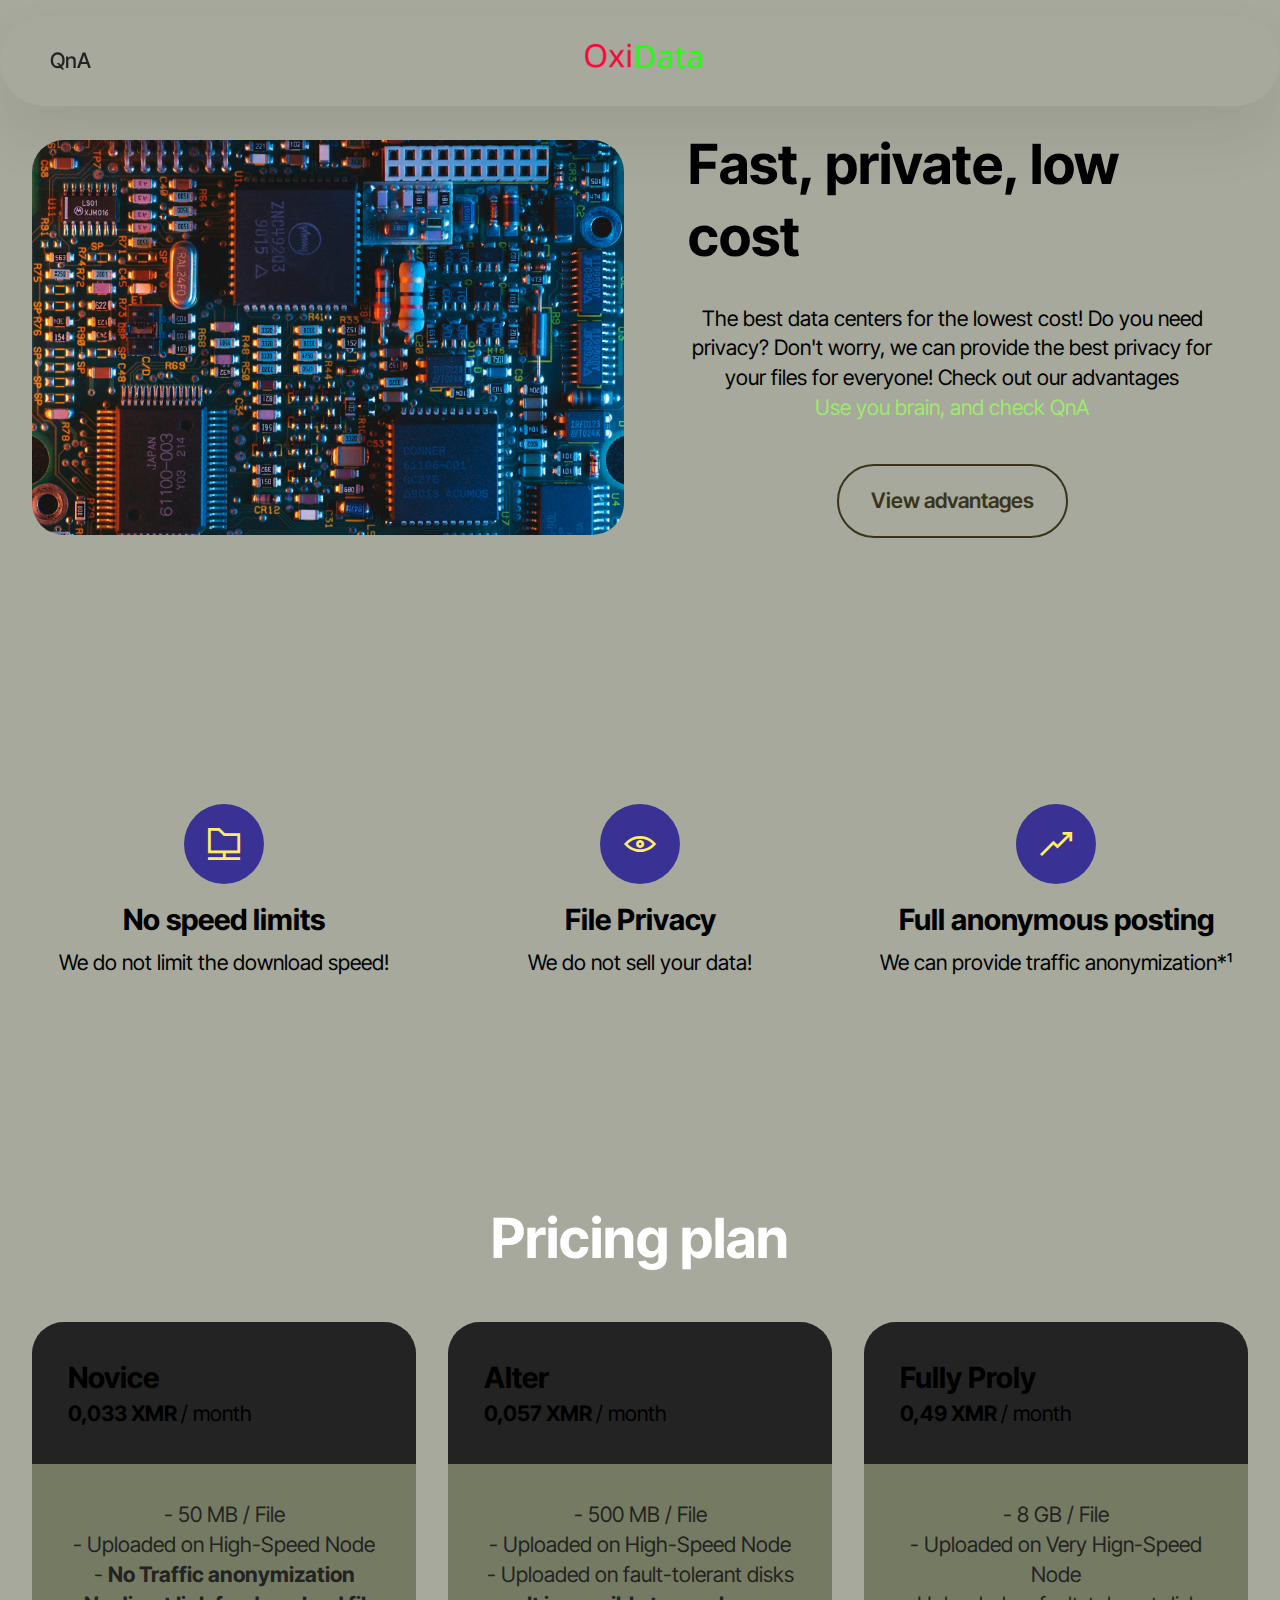
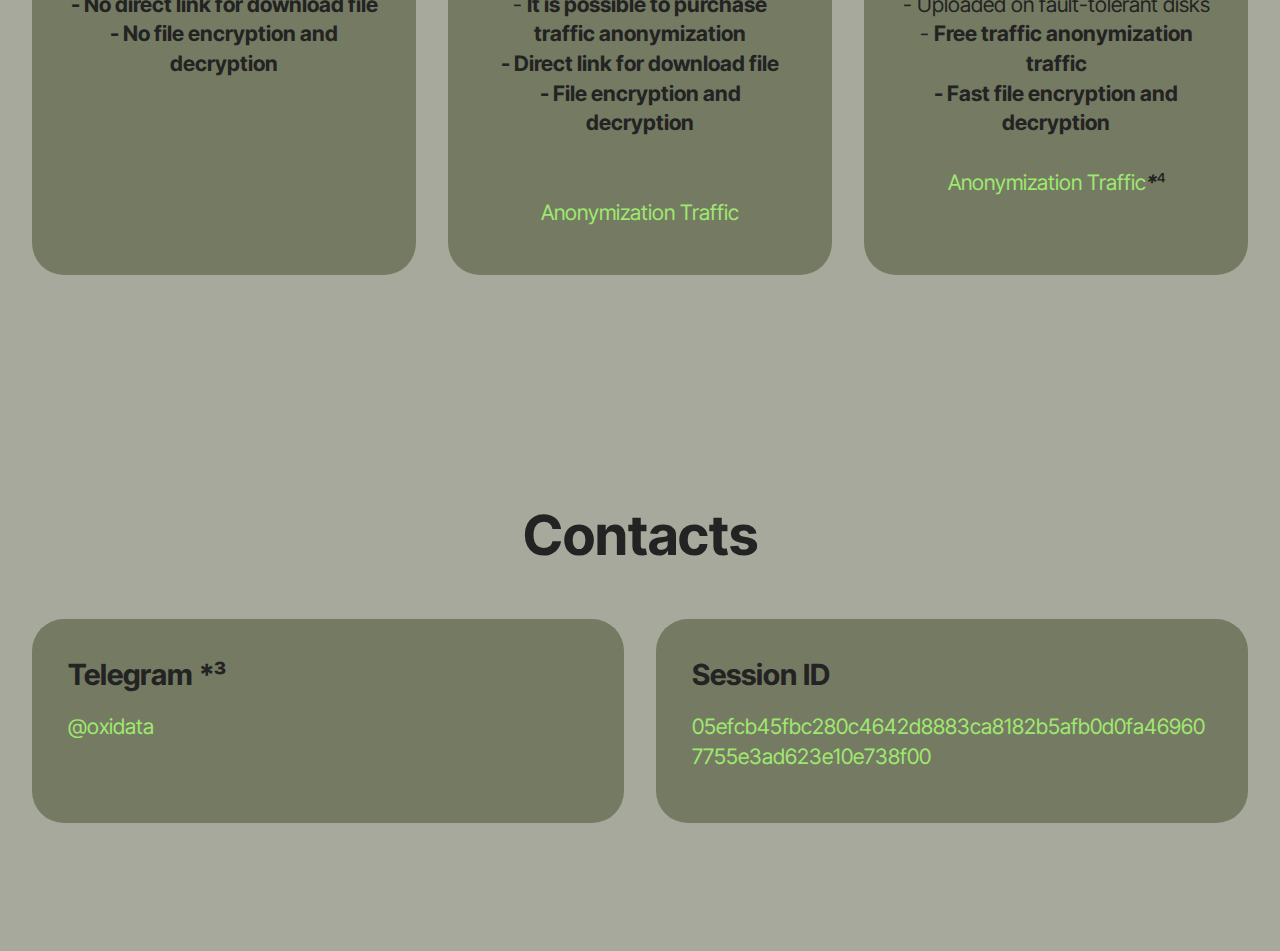
<file: main.html>
<!DOCTYPE html>
<html  >
<head>
  <!-- Site made with Mobirise Website Builder v5.9.18, https://mobirise.com -->
  <meta charset="UTF-8">
  <meta http-equiv="X-UA-Compatible" content="IE=edge">
  <meta name="generator" content="Mobirise v5.9.18, mobirise.com">
  <meta name="viewport" content="width=device-width, initial-scale=1, minimum-scale=1">
  <link rel="shortcut icon" href="assets/images/oxi-1.png" type="image/x-icon">
  <meta name="description" content="Lol">
  
  
  <title>OxiData | Main page</title>
  <link rel="stylesheet" href="assets/web/assets/mobirise-icons2/mobirise2.css">
  <link rel="stylesheet" href="assets/bootstrap/css/bootstrap.min.css">
  <link rel="stylesheet" href="assets/bootstrap/css/bootstrap-grid.min.css">
  <link rel="stylesheet" href="assets/bootstrap/css/bootstrap-reboot.min.css">
  <link rel="stylesheet" href="assets/dropdown/css/style.css">
  <link rel="stylesheet" href="assets/theme/css/style.css">
  <link rel="preload" href="https://fonts.googleapis.com/css?family=Inter+Tight:100,200,300,400,500,600,700,800,900,100i,200i,300i,400i,500i,600i,700i,800i,900i&display=swap" as="style" onload="this.onload=null;this.rel='stylesheet'">
  <noscript><link rel="stylesheet" href="https://fonts.googleapis.com/css?family=Inter+Tight:100,200,300,400,500,600,700,800,900,100i,200i,300i,400i,500i,600i,700i,800i,900i&display=swap"></noscript>
  <link rel="preload" as="style" href="assets/mobirise/css/mbr-additional.css?v=3pKoAi"><link rel="stylesheet" href="assets/mobirise/css/mbr-additional.css?v=3pKoAi" type="text/css">

  
  
  
</head>
<body>
  
  <section data-bs-version="5.1" class="menu menu4 cid-uclwcAXgYN" once="menu" id="menu04-2">
	

	<nav class="navbar navbar-dropdown navbar-fixed-top navbar-expand-lg">
		<div class="container">
			<div class="navbar-brand">
				<span class="navbar-logo">
					<a href="https://mobiri.se">
						<img src="assets/images/oxi-1.png" alt="Mobirise Website Builder" style="height: 5rem;">
					</a>
				</span>
				
			</div>
			<button class="navbar-toggler" type="button" data-toggle="collapse" data-bs-toggle="collapse" data-target="#navbarSupportedContent" data-bs-target="#navbarSupportedContent" aria-controls="navbarNavAltMarkup" aria-expanded="false" aria-label="Toggle navigation">
				<div class="hamburger">
					<span></span>
					<span></span>
					<span></span>
					<span></span>
				</div>
			</button>
			<div class="collapse navbar-collapse" id="navbarSupportedContent">
				<ul class="navbar-nav nav-dropdown nav-right" data-app-modern-menu="true"><li class="nav-item">
						<a class="nav-link link text-black text-primary display-4" href="terms.html#list01-9">QnA</a>
					</li></ul>
				
				
			</div>
		</div>
	</nav>
</section>

<section data-bs-version="5.1" class="start article2 cid-uclx5anL0S" id="article02-3">
	

	
	

	<div class="container">
		<div class="row justify-content-center">
			<div class="col-12 col-md-12 col-lg-6 image-wrapper">
				<img class="w-100" src="assets/images/mbr.jpg" alt="Mobirise Website Builder">
			</div>
			<div class="col-12 col-md-12 col-lg">
				<div class="text-wrapper align-left">
					<h1 class="mbr-section-title mbr-fonts-style mb-4 display-2">
						<strong>Fast, private, low cost</strong></h1>
					<p class="mbr-text align-left mbr-fonts-style mb-4 display-7">
					The best data centers for the lowest cost! Do you need privacy? Don't worry, we can provide the best privacy for your files for everyone! Check out our advantages<br><a href="terms.html" class="text-primary">Use you brain, and check QnA</a></p>
					<div class="mbr-section-btn align-left mt-3"><a class="btn btn-success-outline display-7" href="index.html#features010-4">View advantages<br></a></div>
				</div>
			</div>
		</div>
	</div>
</section>

<section data-bs-version="5.1" class="features10 cid-uclxO99wYg" id="features010-4">
  

  
  
  <div class="container">
    
    <div class="row">
      
      
      <div class="item features-without-image col-12 col-md-6 col-lg-4 active">
        <div class="item-wrapper">
          <div class="card-box align-left">
            <div class="iconfont-wrapper mb-3">
              <span class="mbr-iconfont mobi-mbri-to-ftp mobi-mbri"></span>
            </div>
            <h5 class="card-title mbr-fonts-style display-5"><strong>No speed limits</strong></h5>
            <p class="card-text mbr-fonts-style mb-3 display-7">
              We do not limit the download speed!
            </p>
            
          </div>
        </div>
      </div><div class="item features-without-image col-12 col-md-6 col-lg-4">
        <div class="item-wrapper">
          <div class="card-box align-left">
            <div class="iconfont-wrapper mb-3">
              <span class="mbr-iconfont mobi-mbri-preview mobi-mbri"></span>
            </div>
            <h5 class="card-title mbr-fonts-style display-5"><strong>File Privacy</strong></h5>
            <p class="card-text mbr-fonts-style mb-3 display-7">
              We do not sell your data!
            </p>
            
          </div>
        </div>
      </div><div class="item features-without-image col-12 col-md-6 col-lg-4">
        <div class="item-wrapper">
          <div class="card-box align-left">
            <div class="iconfont-wrapper mb-3">
              <span class="mbr-iconfont mobi-mbri-growing-chart mobi-mbri"></span>
            </div>
            <h5 class="card-title mbr-fonts-style display-5"><strong>Full anonymous posting</strong></h5>
            <p class="card-text mbr-fonts-style mb-3 display-7">
              We can provide traffic anonymization*¹
            </p>
            
          </div>
        </div>
      </div>
    </div>
  </div>
</section>

<section data-bs-version="5.1" class="pricing1 cid-ucnBjWFAlr" id="pricing01-a">
  
  
  <div class="container">
    <div class="row justify-content-center">
      <div class="col-12 content-head">
        <div class="mbr-section-head mb-5">
          <h4 class="mbr-section-title mbr-fonts-style align-center mb-0 display-2">
            <strong>Pricing plan</strong>
          </h4>
          
        </div>
      </div>
    </div>
    <div class="row"> 
      <div class="item features-without-image col-12 col-md-6 col-lg-4 item-mb active">
        <div class="item-wrapper">
          <div class="item-head">
            <h5 class="item-title mbr-fonts-style mb-0 display-5">
              <strong>Novice</strong></h5>
            <h6 class="item-subtitle mbr-fonts-style mt-0 mb-0 display-7">
              <strong>0,033 XMR&nbsp;</strong>/ month
            </h6>
          </div>
          <div class="item-content">
            <p class="mbr-text mbr-fonts-style display-7">- 50 MB / File<br>- Uploaded on High-Speed Node<br>- <strong>No Traffic anonymization</strong><br><strong>- No direct link for download file</strong><br><strong>- No file encryption and decryption</strong></p>
          </div>
          
        </div>
      </div>

      <div class="item features-without-image col-12 col-md-6 col-lg-4 item-mb">
        <div class="item-wrapper">
          <div class="item-head">
            <h5 class="item-title mbr-fonts-style mb-0 display-5"><strong>Alter</strong></h5>
            <h6 class="item-subtitle mbr-fonts-style mt-0 mb-0 display-7">
              <strong>0,057 XMR&nbsp;</strong>/ month
            </h6>
          </div>
          <div class="item-content">
            <p class="mbr-text mbr-fonts-style display-7">
              - 500 MB / File<br>- Uploaded on High-Speed Node<br>- Uploaded on fault-tolerant disks<br>-&nbsp;<strong>It is possible to purchase traffic anonymization</strong><br><strong>- Direct link for download file</strong><br><strong>- File encryption and decryption</strong><br><br><br><strong><em><a href="page2.html#pricing01-d" class="text-primary">Anonymization Traffic</a></em></strong></p>
          </div>
          
        </div>
      </div><div class="item features-without-image col-12 col-md-6 col-lg-4 item-mb">
        <div class="item-wrapper">
          <div class="item-head">
            <h5 class="item-title mbr-fonts-style mb-0 display-5"><strong>Fully Proly</strong></h5>
            <h6 class="item-subtitle mbr-fonts-style mt-0 mb-0 display-7">
              <strong>0,49 XMR&nbsp;</strong>/ month
            </h6>
          </div>
          <div class="item-content">
            <p class="mbr-text mbr-fonts-style display-7">
              - 8 GB / File<br>- Uploaded on Very Hign-Speed Node<br>- Uploaded on fault-tolerant disks<br>- <strong>Free traffic anonymization traffic</strong><br><strong>-&nbsp;Fast file encryption and decryption<br></strong><br><strong><em><a href="page2.html#pricing01-d" class="text-primary">Anonymization Traffic</a>*</em></strong>⁴<br></p>
          </div>
          
        </div>
      </div>

      
      
    </div>
  </div>
</section>

<section data-bs-version="5.1" class="contacts01 cid-ucnHcMoc4Q" id="contacts01-e">
    

    
    
    <div class="container">
        <div class="row justify-content-center">
            <div class="col-12 content-head">
                <div class="mbr-section-head mb-5">
                    <h3 class="mbr-section-title mbr-fonts-style align-center mb-0 display-2">
                        <strong>Contacts</strong>
                    </h3>
                    
                </div>
            </div>
        </div>
        <div class="row">
            <div class="item features-without-image col-12 col-md-6 active">
                <div class="item-wrapper">
                    <div class="text-wrapper">
                        <h6 class="card-title mbr-fonts-style mb-3 display-5"><strong>Telegram *³</strong></h6>
                        <p class="mbr-text mbr-fonts-style display-7">@oxidata</p>
                    </div>
                </div>
            </div>
            <div class="item features-without-image col-12 col-md-6">
                <div class="item-wrapper">
                    <div class="text-wrapper">
                        <h6 class="card-title mbr-fonts-style mb-3 display-5">
                            <strong>Session ID</strong></h6>
                        <p class="mbr-text mbr-fonts-style display-7">
                            <a href="mailto:info@site.com" class="text-primary">05efcb45fbc280c4642d8883ca8182b5afb0d0fa469607755e3ad623e10e738f00</a>
                        </p>
                    </div>
                </div>
            </div>
            
            
        </div>
    </div>
  
  
</body>
</html>
</file>
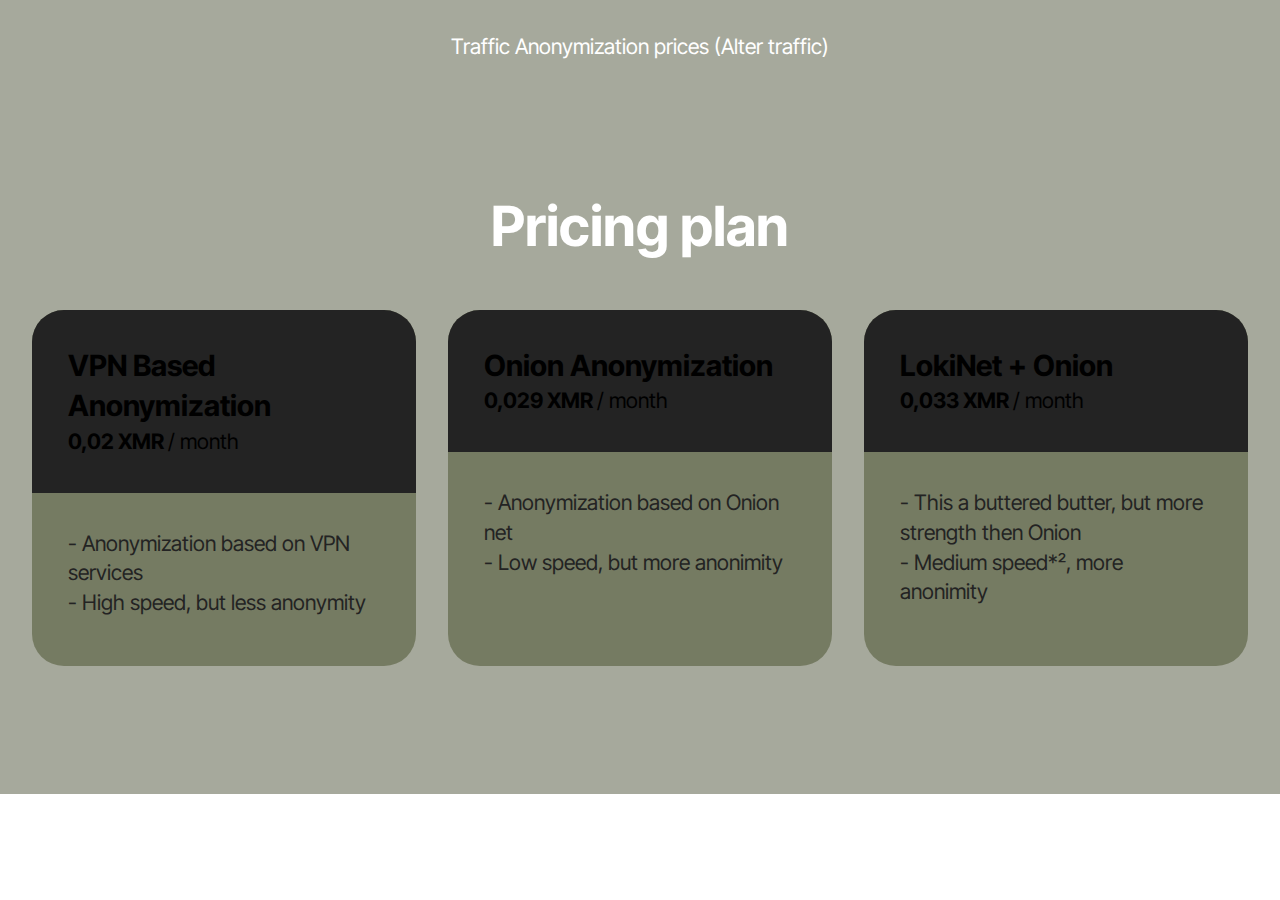
<file: page2.html>
<!DOCTYPE html>
<html  >
<head>
  <!-- Site made with Mobirise Website Builder v5.9.18, https://mobirise.com -->
  <meta charset="UTF-8">
  <meta http-equiv="X-UA-Compatible" content="IE=edge">
  <meta name="generator" content="Mobirise v5.9.18, mobirise.com">
  <meta name="viewport" content="width=device-width, initial-scale=1, minimum-scale=1">
  <link rel="shortcut icon" href="assets/images/oxi-1.png" type="image/x-icon">
  <meta name="description" content="">
  
  
  <title>OxiData | Alter | Anon. traffics</title>
  <link rel="stylesheet" href="assets/bootstrap/css/bootstrap.min.css">
  <link rel="stylesheet" href="assets/bootstrap/css/bootstrap-grid.min.css">
  <link rel="stylesheet" href="assets/bootstrap/css/bootstrap-reboot.min.css">
  <link rel="stylesheet" href="assets/theme/css/style.css">
  <link rel="preload" href="https://fonts.googleapis.com/css?family=Inter+Tight:100,200,300,400,500,600,700,800,900,100i,200i,300i,400i,500i,600i,700i,800i,900i&display=swap" as="style" onload="this.onload=null;this.rel='stylesheet'">
  <noscript><link rel="stylesheet" href="https://fonts.googleapis.com/css?family=Inter+Tight:100,200,300,400,500,600,700,800,900,100i,200i,300i,400i,500i,600i,700i,800i,900i&display=swap"></noscript>
  <link rel="preload" as="style" href="assets/mobirise/css/mbr-additional.css?v=4WFzZk"><link rel="stylesheet" href="assets/mobirise/css/mbr-additional.css?v=4WFzZk" type="text/css">

  
  
  
</head>
<body>
  
  <section data-bs-version="5.1" class="footer4 cid-ucnELSpYB0" once="footers" id="footer04-c">

    

    

    <div class="container">
        <div class="media-container-row align-center mbr-white">
            <div class="col-12">
                <p class="mbr-text mb-0 mbr-fonts-style display-7">Traffic Anonymization prices (Alter traffic)</p>
            </div>
        </div>
    </div>
</section>

<section data-bs-version="5.1" class="pricing1 cid-ucnEZyfJdq" id="pricing01-d">
  
  
  <div class="container">
    <div class="row justify-content-center">
      <div class="col-12 content-head">
        <div class="mbr-section-head mb-5">
          <h4 class="mbr-section-title mbr-fonts-style align-center mb-0 display-2">
            <strong>Pricing plan</strong>
          </h4>
          
        </div>
      </div>
    </div>
    <div class="row"> 
      <div class="item features-without-image col-12 col-md-6 col-lg-4 item-mb active">
        <div class="item-wrapper">
          <div class="item-head">
            <h5 class="item-title mbr-fonts-style mb-0 display-5">
              <strong>VPN Based Anonymization</strong></h5>
            <h6 class="item-subtitle mbr-fonts-style mt-0 mb-0 display-7">
              <strong>0,02 XMR&nbsp;</strong>/ month
            </h6>
          </div>
          <div class="item-content">
            <p class="mbr-text mbr-fonts-style display-7">
              - Anonymization based on VPN services<br>- High speed, but less anonymity</p>
          </div>
          
        </div>
      </div><div class="item features-without-image col-12 col-md-6 col-lg-4 item-mb">
        <div class="item-wrapper">
          <div class="item-head">
            <h5 class="item-title mbr-fonts-style mb-0 display-5">
              <strong>Onion Anonymization</strong></h5>
            <h6 class="item-subtitle mbr-fonts-style mt-0 mb-0 display-7">
              <strong>0,029 XMR&nbsp;</strong>/ month
            </h6>
          </div>
          <div class="item-content">
            <p class="mbr-text mbr-fonts-style display-7">
              - Anonymization based on Onion net<br>- Low speed, but more anonimity</p>
          </div>
          
        </div>
      </div><div class="item features-without-image col-12 col-md-6 col-lg-4 item-mb">
        <div class="item-wrapper">
          <div class="item-head">
            <h5 class="item-title mbr-fonts-style mb-0 display-5">
              <strong>LokiNet + Onion</strong></h5>
            <h6 class="item-subtitle mbr-fonts-style mt-0 mb-0 display-7">
              <strong>0,033 XMR&nbsp;</strong>/ month
            </h6>
          </div>
          <div class="item-content">
            <p class="mbr-text mbr-fonts-style display-7">
              - This a&nbsp;buttered butter, but more strength then Onion<br>- Medium speed*², more anonimity&nbsp;</p>
          </div>
          
        </div>
      </div>

      

      
      
    </div>
  </div>
  
  
</body>
</html>
</file>
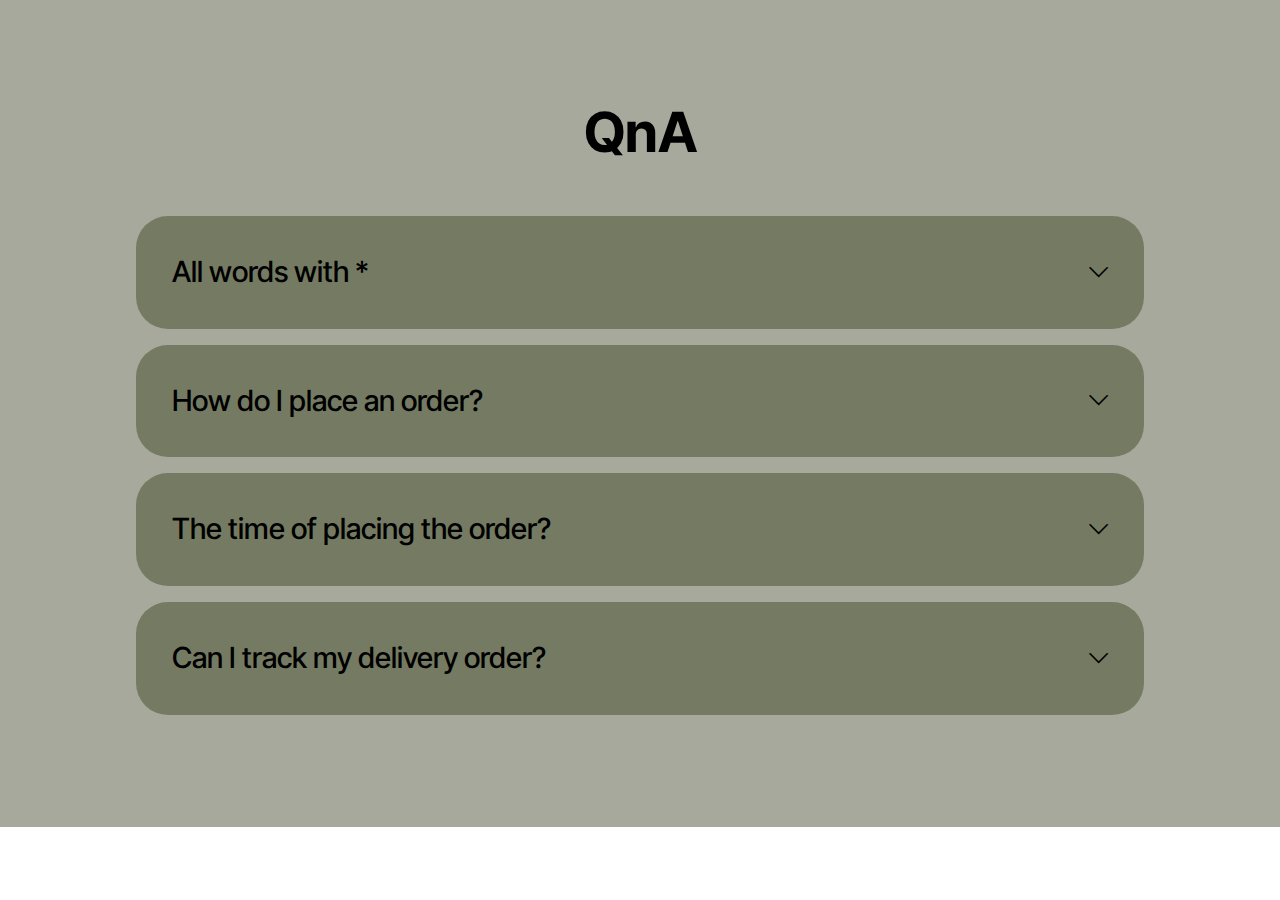
<file: terms.html>
<!DOCTYPE html>
<html  >
<head>
  <!-- Site made with Mobirise Website Builder v5.9.18, https://mobirise.com -->
  <meta charset="UTF-8">
  <meta http-equiv="X-UA-Compatible" content="IE=edge">
  <meta name="generator" content="Mobirise v5.9.18, mobirise.com">
  <meta name="viewport" content="width=device-width, initial-scale=1, minimum-scale=1">
  <link rel="shortcut icon" href="assets/images/oxi-1.png" type="image/x-icon">
  <meta name="description" content="Please read this!">
  
  
  <title>OxiData | QnA</title>
  <link rel="stylesheet" href="assets/web/assets/mobirise-icons2/mobirise2.css">
  <link rel="stylesheet" href="assets/bootstrap/css/bootstrap.min.css">
  <link rel="stylesheet" href="assets/bootstrap/css/bootstrap-grid.min.css">
  <link rel="stylesheet" href="assets/bootstrap/css/bootstrap-reboot.min.css">
  <link rel="stylesheet" href="assets/theme/css/style.css">
  <link rel="preload" href="https://fonts.googleapis.com/css?family=Inter+Tight:100,200,300,400,500,600,700,800,900,100i,200i,300i,400i,500i,600i,700i,800i,900i&display=swap" as="style" onload="this.onload=null;this.rel='stylesheet'">
  <noscript><link rel="stylesheet" href="https://fonts.googleapis.com/css?family=Inter+Tight:100,200,300,400,500,600,700,800,900,100i,200i,300i,400i,500i,600i,700i,800i,900i&display=swap"></noscript>
  <link rel="preload" as="style" href="assets/mobirise/css/mbr-additional.css?v=g39RmY"><link rel="stylesheet" href="assets/mobirise/css/mbr-additional.css?v=g39RmY" type="text/css">

  
  
  
</head>
<body>
  
  <section data-bs-version="5.1" class="list1 cid-uclzwgpycf" id="list01-9">	
    
	
	<div class="container">
		<div class="row justify-content-center">
			<div class="col-12 col-md-12 col-lg-10 m-auto">
				<div class="content">
					<div class="row justify-content-center mb-5">
						<div class="col-12 content-head">
							<div class="mbr-section-head">
								<h4 class="mbr-section-title mbr-fonts-style align-center mb-0 display-2">
									<strong>QnA</strong></h4>
								
							</div>
						</div>
					</div>
					<div id="bootstrap-accordion_0" class="panel-group accordionStyles accordion" role="tablist" aria-multiselectable="true">
						<div class="card">
							<div class="card-header" role="tab" id="headingOne">
								<a role="button" class="panel-title collapsed" data-toggle="collapse" data-bs-toggle="collapse" data-core="" href="#collapse1_0" aria-expanded="false" aria-controls="collapse1">
									<h6 class="panel-title-edit mbr-semibold mbr-fonts-style mb-0 display-5">All words with *</h6>
									<span class="sign mbr-iconfont mobi-mbri-arrow-down"></span>
								</a>
							</div>
							<div id="collapse1_0" class="panel-collapse noScroll collapse" role="tabpanel" aria-labelledby="headingOne" data-parent="#accordion" data-bs-parent="#bootstrap-accordion_0">
								<div class="panel-body">
									<p class="mbr-fonts-style panel-text display-7">*¹ <strong><em>-</em></strong>&nbsp;The anonymization traffic is included in a separate price<br>*² <strong><em>-</em></strong>&nbsp;Medium - low speed depending on the workload of the servers and the Tor bridge as a whole<br>*³ <em><strong>-&nbsp;</strong></em>Communication via Telegram is not preferable, but it is possible. Read "How do I place an order"<br>*⁴ <strong style="font-style: italic;">-</strong>&nbsp;Anonymization traffic free for this traffic</p>
								</div>
							</div>
						</div>
						<div class="card">
							<div class="card-header" role="tab" id="headingOne">
								<a role="button" class="panel-title collapsed" data-toggle="collapse" data-bs-toggle="collapse" data-core="" href="#collapse2_0" aria-expanded="false" aria-controls="collapse2">
									<h6 class="panel-title-edit mbr-semibold mbr-fonts-style mb-0 display-5">How do I place an order?</h6>
									<span class="sign mbr-iconfont mobi-mbri-arrow-down"></span>
								</a>
							</div>
							<div id="collapse2_0" class="panel-collapse noScroll collapse" role="tabpanel" aria-labelledby="headingOne" data-parent="#accordion" data-bs-parent="#bootstrap-accordion_0">
								<div class="panel-body">
									<p class="mbr-fonts-style panel-text display-7">To do this, contact the manager using the following contacts :
<br>Session ID : <strong>05efcb45fbc280c4642d8883ca8182b5afb0d0fa469607755e3ad623e10e738f00
</strong><br>Telegram (order may not be available) : <strong>@oxidata</strong></p>
								</div>
							</div>
						</div>
						<div class="card">
							<div class="card-header" role="tab" id="headingOne">
								<a role="button" class="panel-title collapsed" data-toggle="collapse" data-bs-toggle="collapse" data-core="" href="#collapse3_0" aria-expanded="false" aria-controls="collapse3">
									<h6 class="panel-title-edit mbr-semibold mbr-fonts-style mb-0 display-5">The time of placing the order?</h6>
									<span class="sign mbr-iconfont mobi-mbri-arrow-down"></span>
								</a>
							</div>
							<div id="collapse3_0" class="panel-collapse noScroll collapse" role="tabpanel" aria-labelledby="headingOne" data-parent="#accordion" data-bs-parent="#bootstrap-accordion_0">
								<div class="panel-body">
									<p class="mbr-fonts-style panel-text display-7">Depending on the department's employment or the availability of data centers.
<br>The average time to download files and receive a link is : <strong>5-25</strong> minutes</p>
								</div>
							</div>
						</div>
						<div class="card">
							<div class="card-header" role="tab" id="headingOne">
								<a role="button" class="panel-title collapsed" data-toggle="collapse" data-bs-toggle="collapse" data-core="" href="#collapse4_0" aria-expanded="false" aria-controls="collapse4">
									<h6 class="panel-title-edit mbr-semibold mbr-fonts-style mb-0 display-5">
										Can I track my delivery order?
									</h6>
									<span class="sign mbr-iconfont mobi-mbri-arrow-down"></span>
								</a>
							</div>
							<div id="collapse4_0" class="panel-collapse noScroll collapse" role="tabpanel" aria-labelledby="headingOne" data-parent="#accordion" data-bs-parent="#bootstrap-accordion_0">
								<div class="panel-body">
									<p class="mbr-fonts-style panel-text display-7">
										Unfortunately, there is no way, but we will inform you when your files will be uploaded
									</p>
								</div>
							</div>
						</div>
						
						
					</div>
				</div>
			</div>
		</div>
	</div>
  
  
</body>
</html>
</file>
<file: assets/web/assets/mobirise-icons2/mobirise2.css>
@font-face {
  font-family: 'Moririse2';
  font-display: swap;
  src:  url('mobirise2.eot?f2bix4');
  src:  url('mobirise2.eot?f2bix4#iefix') format('embedded-opentype'),
    url('mobirise2.ttf?f2bix4') format('truetype'),
    url('mobirise2.woff?f2bix4') format('woff'),
    url('mobirise2.svg?f2bix4#mobirise2') format('svg');
  font-weight: normal;
  font-style: normal;
}

[class^="mobi-"], [class*=" mobi-"] {
  /* use !important to prevent issues with browser extensions that change fonts */
  font-family: 'Moririse2' !important;
  speak: none;
  font-style: normal;
  font-weight: normal;
  font-variant: normal;
  text-transform: none;
  line-height: 1;

  /* Better Font Rendering =========== */
  -webkit-font-smoothing: antialiased;
  -moz-osx-font-smoothing: grayscale;
}

.mobi-mbri-add-submenu:before {
  content: "\e900";
}
.mobi-mbri-alert:before {
  content: "\e901";
}
.mobi-mbri-align-center:before {
  content: "\e902";
}
.mobi-mbri-align-justify:before {
  content: "\e903";
}
.mobi-mbri-align-left:before {
  content: "\e904";
}
.mobi-mbri-align-right:before {
  content: "\e905";
}
.mobi-mbri-android:before {
  content: "\e906";
}
.mobi-mbri-apple:before {
  content: "\e907";
}
.mobi-mbri-arrow-down:before {
  content: "\e908";
}
.mobi-mbri-arrow-next:before {
  content: "\e909";
}
.mobi-mbri-arrow-prev:before {
  content: "\e90a";
}
.mobi-mbri-arrow-up:before {
  content: "\e90b";
}
.mobi-mbri-bold:before {
  content: "\e90c";
}
.mobi-mbri-bookmark:before {
  content: "\e90d";
}
.mobi-mbri-bootstrap:before {
  content: "\e90e";
}
.mobi-mbri-briefcase:before {
  content: "\e90f";
}
.mobi-mbri-browse:before {
  content: "\e910";
}
.mobi-mbri-bulleted-list:before {
  content: "\e911";
}
.mobi-mbri-calendar:before {
  content: "\e912";
}
.mobi-mbri-camera:before {
  content: "\e913";
}
.mobi-mbri-cart-add:before {
  content: "\e914";
}
.mobi-mbri-cart-full:before {
  content: "\e915";
}
.mobi-mbri-cash:before {
  content: "\e916";
}
.mobi-mbri-change-style:before {
  content: "\e917";
}
.mobi-mbri-chat:before {
  content: "\e918";
}
.mobi-mbri-clock:before {
  content: "\e919";
}
.mobi-mbri-close:before {
  content: "\e91a";
}
.mobi-mbri-cloud:before {
  content: "\e91b";
}
.mobi-mbri-code:before {
  content: "\e91c";
}
.mobi-mbri-contact-form:before {
  content: "\e91d";
}
.mobi-mbri-credit-card:before {
  content: "\e91e";
}
.mobi-mbri-cursor-click:before {
  content: "\e91f";
}
.mobi-mbri-cust-feedback:before {
  content: "\e920";
}
.mobi-mbri-database:before {
  content: "\e921";
}
.mobi-mbri-delivery:before {
  content: "\e922";
}
.mobi-mbri-desktop:before {
  content: "\e923";
}
.mobi-mbri-devices:before {
  content: "\e924";
}
.mobi-mbri-down:before {
  content: "\e925";
}
.mobi-mbri-download-2:before {
  content: "\e926";
}
.mobi-mbri-download:before {
  content: "\e927";
}
.mobi-mbri-drag-n-drop-2:before {
  content: "\e928";
}
.mobi-mbri-drag-n-drop:before {
  content: "\e929";
}
.mobi-mbri-edit-2:before {
  content: "\e92a";
}
.mobi-mbri-edit:before {
  content: "\e92b";
}
.mobi-mbri-error:before {
  content: "\e92c";
}
.mobi-mbri-extension:before {
  content: "\e92d";
}
.mobi-mbri-features:before {
  content: "\e92e";
}
.mobi-mbri-file:before {
  content: "\e92f";
}
.mobi-mbri-flag:before {
  content: "\e930";
}
.mobi-mbri-folder:before {
  content: "\e931";
}
.mobi-mbri-gift:before {
  content: "\e932";
}
.mobi-mbri-github:before {
  content: "\e933";
}
.mobi-mbri-globe-2:before {
  content: "\e934";
}
.mobi-mbri-globe:before {
  content: "\e935";
}
.mobi-mbri-growing-chart:before {
  content: "\e936";
}
.mobi-mbri-hearth:before {
  content: "\e937";
}
.mobi-mbri-help:before {
  content: "\e938";
}
.mobi-mbri-home:before {
  content: "\e939";
}
.mobi-mbri-hot-cup:before {
  content: "\e93a";
}
.mobi-mbri-idea:before {
  content: "\e93b";
}
.mobi-mbri-image-gallery:before {
  content: "\e93c";
}
.mobi-mbri-image-slider:before {
  content: "\e93d";
}
.mobi-mbri-info:before {
  content: "\e93e";
}
.mobi-mbri-italic:before {
  content: "\e93f";
}
.mobi-mbri-key:before {
  content: "\e940";
}
.mobi-mbri-laptop:before {
  content: "\e941";
}
.mobi-mbri-layers:before {
  content: "\e942";
}
.mobi-mbri-left-right:before {
  content: "\e943";
}
.mobi-mbri-left:before {
  content: "\e944";
}
.mobi-mbri-letter:before {
  content: "\e945";
}
.mobi-mbri-like:before {
  content: "\e946";
}
.mobi-mbri-link:before {
  content: "\e947";
}
.mobi-mbri-lock:before {
  content: "\e948";
}
.mobi-mbri-login:before {
  content: "\e949";
}
.mobi-mbri-logout:before {
  content: "\e94a";
}
.mobi-mbri-magic-stick:before {
  content: "\e94b";
}
.mobi-mbri-map-pin:before {
  content: "\e94c";
}
.mobi-mbri-menu:before {
  content: "\e94d";
}
.mobi-mbri-mobile-2:before {
  content: "\e94e";
}
.mobi-mbri-mobile-horizontal:before {
  content: "\e94f";
}
.mobi-mbri-mobile:before {
  content: "\e950";
}
.mobi-mbri-mobirise:before {
  content: "\e951";
}
.mobi-mbri-more-horizontal:before {
  content: "\e952";
}
.mobi-mbri-more-vertical:before {
  content: "\e953";
}
.mobi-mbri-music:before {
  content: "\e954";
}
.mobi-mbri-new-file:before {
  content: "\e955";
}
.mobi-mbri-numbered-list:before {
  content: "\e956";
}
.mobi-mbri-opened-folder:before {
  content: "\e957";
}
.mobi-mbri-pages:before {
  content: "\e958";
}
.mobi-mbri-paper-plane:before {
  content: "\e959";
}
.mobi-mbri-paperclip:before {
  content: "\e95a";
}
.mobi-mbri-phone:before {
  content: "\e95b";
}
.mobi-mbri-photo:before {
  content: "\e95c";
}
.mobi-mbri-photos:before {
  content: "\e95d";
}
.mobi-mbri-pin:before {
  content: "\e95e";
}
.mobi-mbri-play:before {
  content: "\e95f";
}
.mobi-mbri-plus:before {
  content: "\e960";
}
.mobi-mbri-preview:before {
  content: "\e961";
}
.mobi-mbri-print:before {
  content: "\e962";
}
.mobi-mbri-protect:before {
  content: "\e963";
}
.mobi-mbri-question:before {
  content: "\e964";
}
.mobi-mbri-quote-left:before {
  content: "\e965";
}
.mobi-mbri-quote-right:before {
  content: "\e966";
}
.mobi-mbri-redo:before {
  content: "\e967";
}
.mobi-mbri-refresh:before {
  content: "\e968";
}
.mobi-mbri-responsive-2:before {
  content: "\e969";
}
.mobi-mbri-responsive:before {
  content: "\e96a";
}
.mobi-mbri-right:before {
  content: "\e96b";
}
.mobi-mbri-rocket:before {
  content: "\e96c";
}
.mobi-mbri-sad-face:before {
  content: "\e96d";
}
.mobi-mbri-sale:before {
  content: "\e96e";
}
.mobi-mbri-save:before {
  content: "\e96f";
}
.mobi-mbri-search:before {
  content: "\e970";
}
.mobi-mbri-setting-2:before {
  content: "\e971";
}
.mobi-mbri-setting-3:before {
  content: "\e972";
}
.mobi-mbri-setting:before {
  content: "\e973";
}
.mobi-mbri-share:before {
  content: "\e974";
}
.mobi-mbri-shopping-bag:before {
  content: "\e975";
}
.mobi-mbri-shopping-basket:before {
  content: "\e976";
}
.mobi-mbri-shopping-cart:before {
  content: "\e977";
}
.mobi-mbri-sites:before {
  content: "\e978";
}
.mobi-mbri-smile-face:before {
  content: "\e979";
}
.mobi-mbri-speed:before {
  content: "\e97a";
}
.mobi-mbri-star:before {
  content: "\e97b";
}
.mobi-mbri-success:before {
  content: "\e97c";
}
.mobi-mbri-sun:before {
  content: "\e97d";
}
.mobi-mbri-sun2:before {
  content: "\e97e";
}
.mobi-mbri-tablet-vertical:before {
  content: "\e97f";
}
.mobi-mbri-tablet:before {
  content: "\e980";
}
.mobi-mbri-target:before {
  content: "\e981";
}
.mobi-mbri-timer:before {
  content: "\e982";
}
.mobi-mbri-to-ftp:before {
  content: "\e983";
}
.mobi-mbri-to-local-drive:before {
  content: "\e984";
}
.mobi-mbri-touch-swipe:before {
  content: "\e985";
}
.mobi-mbri-touch:before {
  content: "\e986";
}
.mobi-mbri-trash:before {
  content: "\e987";
}
.mobi-mbri-underline:before {
  content: "\e988";
}
.mobi-mbri-undo:before {
  content: "\e989";
}
.mobi-mbri-unlink:before {
  content: "\e98a";
}
.mobi-mbri-unlock:before {
  content: "\e98b";
}
.mobi-mbri-up-down:before {
  content: "\e98c";
}
.mobi-mbri-up:before {
  content: "\e98d";
}
.mobi-mbri-update:before {
  content: "\e98e";
}
.mobi-mbri-upload-2:before {
  content: "\e98f";
}
.mobi-mbri-upload:before {
  content: "\e990";
}
.mobi-mbri-user-2:before {
  content: "\e991";
}
.mobi-mbri-user:before {
  content: "\e992";
}
.mobi-mbri-users:before {
  content: "\e993";
}
.mobi-mbri-video-play:before {
  content: "\e994";
}
.mobi-mbri-video:before {
  content: "\e995";
}
.mobi-mbri-watch:before {
  content: "\e996";
}
.mobi-mbri-website-theme-2:before {
  content: "\e997";
}
.mobi-mbri-website-theme:before {
  content: "\e998";
}
.mobi-mbri-wifi:before {
  content: "\e999";
}
.mobi-mbri-windows:before {
  content: "\e99a";
}
.mobi-mbri-zoom-in:before {
  content: "\e99b";
}
.mobi-mbri-zoom-out:before {
  content: "\e99c";
}
</file>
<file: assets/dropdown/css/style.css>
.navbar-dropdown {
  left: 0;
  padding: 0;
  position: absolute;
  right: 0;
  top: 0;
  transition: all 0.45s ease;
  z-index: 1030;
  background: #282828; }
  .navbar-dropdown .navbar-logo {
    margin-right: 0.8rem;
    transition: margin 0.3s ease-in-out;
    vertical-align: middle; }
    .navbar-dropdown .navbar-logo img {
      height: 3.125rem;
      transition: all 0.3s ease-in-out; }
    .navbar-dropdown .navbar-logo.mbr-iconfont {
      font-size: 3.125rem;
      line-height: 3.125rem; }
  .navbar-dropdown .navbar-caption {
    font-weight: 700;
    white-space: normal;
    vertical-align: -4px;
    line-height: 3.125rem !important; }
    .navbar-dropdown .navbar-caption, .navbar-dropdown .navbar-caption:hover {
      color: inherit;
      text-decoration: none; }
  .navbar-dropdown .mbr-iconfont + .navbar-caption {
    vertical-align: -1px; }
  .navbar-dropdown.navbar-fixed-top {
    position: fixed; }
  .navbar-dropdown .navbar-brand span {
    vertical-align: -4px; }
  .navbar-dropdown.bg-color.transparent {
    background: none; }
  .navbar-dropdown.navbar-short .navbar-brand {
    padding: 0.625rem 0; }
    .navbar-dropdown.navbar-short .navbar-brand span {
      vertical-align: -1px; }
  .navbar-dropdown.navbar-short .navbar-caption {
    line-height: 2.375rem !important;
    vertical-align: -2px; }
  .navbar-dropdown.navbar-short .navbar-logo {
    margin-right: 0.5rem; }
    .navbar-dropdown.navbar-short .navbar-logo img {
      height: 2.375rem; }
    .navbar-dropdown.navbar-short .navbar-logo.mbr-iconfont {
      font-size: 2.375rem;
      line-height: 2.375rem; }
  .navbar-dropdown.navbar-short .mbr-table-cell {
    height: 3.625rem; }
  .navbar-dropdown .navbar-close {
    left: 0.6875rem;
    position: fixed;
    top: 0.75rem;
    z-index: 1000; }
  .navbar-dropdown .hamburger-icon {
    content: "";
    display: inline-block;
    vertical-align: middle;
    width: 16px;
    -webkit-box-shadow: 0 -6px 0 1px #282828,0 0 0 1px #282828,0 6px 0 1px #282828;
    -moz-box-shadow: 0 -6px 0 1px #282828,0 0 0 1px #282828,0 6px 0 1px #282828;
    box-shadow: 0 -6px 0 1px #282828,0 0 0 1px #282828,0 6px 0 1px #282828; }

.dropdown-menu .dropdown-toggle[data-toggle="dropdown-submenu"]::after {
  border-bottom: 0.35em solid transparent;
  border-left: 0.35em solid;
  border-right: 0;
  border-top: 0.35em solid transparent;
  margin-left: 0.3rem; }

.dropdown-menu .dropdown-item:focus {
  outline: 0; }

.nav-dropdown {
  font-size: 0.75rem;
  font-weight: 500;
  height: auto !important; }
  .nav-dropdown .nav-btn {
    padding-left: 1rem; }
  .nav-dropdown .link {
    margin: .667em 1.667em;
    font-weight: 500;
    padding: 0;
    transition: color .2s ease-in-out; }
    .nav-dropdown .link.dropdown-toggle {
      margin-right: 2.583em; }
      .nav-dropdown .link.dropdown-toggle::after {
        margin-left: .25rem;
        border-top: 0.35em solid;
        border-right: 0.35em solid transparent;
        border-left: 0.35em solid transparent;
        border-bottom: 0; }
      .nav-dropdown .link.dropdown-toggle[aria-expanded="true"] {
        margin: 0;
        padding: 0.667em 3.263em  0.667em 1.667em; }
  .nav-dropdown .link::after,
  .nav-dropdown .dropdown-item::after {
    color: inherit; }
  .nav-dropdown .btn {
    font-size: 0.75rem;
    font-weight: 700;
    letter-spacing: 0;
    margin-bottom: 0;
    padding-left: 1.25rem;
    padding-right: 1.25rem; }
  .nav-dropdown .dropdown-menu {
    border-radius: 0;
    border: 0;
    left: 0;
    margin: 0;
    padding-bottom: 1.25rem;
    padding-top: 1.25rem;
    position: relative; }
  .nav-dropdown .dropdown-submenu {
    margin-left: 0.125rem;
    top: 0; }
  .nav-dropdown .dropdown-item {
    font-weight: 500;
    line-height: 2;
    padding: 0.3846em 4.615em 0.3846em 1.5385em;
    position: relative;
    transition: color .2s ease-in-out, background-color .2s ease-in-out; }
    .nav-dropdown .dropdown-item::after {
      margin-top: -0.3077em;
      position: absolute;
      right: 1.1538em;
      top: 50%; }
    .nav-dropdown .dropdown-item:focus, .nav-dropdown .dropdown-item:hover {
      background: none; }

@media (max-width: 767px) {
  .nav-dropdown.navbar-toggleable-sm {
    bottom: 0;
    display: none;
    left: 0;
    overflow-x: hidden;
    position: fixed;
    top: 0;
    transform: translateX(-100%);
    -ms-transform: translateX(-100%);
    -webkit-transform: translateX(-100%);
    width: 18.75rem;
    z-index: 999; } }
.nav-dropdown.navbar-toggleable-xl {
  bottom: 0;
  display: none;
  left: 0;
  overflow-x: hidden;
  position: fixed;
  top: 0;
  transform: translateX(-100%);
  -ms-transform: translateX(-100%);
  -webkit-transform: translateX(-100%);
  width: 18.75rem;
  z-index: 999; }

.nav-dropdown-sm {
  display: block !important;
  overflow-x: hidden;
  overflow: auto;
  padding-top: 3.875rem; }
  .nav-dropdown-sm::after {
    content: "";
    display: block;
    height: 3rem;
    width: 100%; }
  .nav-dropdown-sm.collapse.in ~ .navbar-close {
    display: block !important; }
  .nav-dropdown-sm.collapsing, .nav-dropdown-sm.collapse.in {
    transform: translateX(0);
    -ms-transform: translateX(0);
    -webkit-transform: translateX(0);
    transition: all 0.25s ease-out;
    -webkit-transition: all 0.25s ease-out;
    background: #282828; }
  .nav-dropdown-sm.collapsing[aria-expanded="false"] {
    transform: translateX(-100%);
    -ms-transform: translateX(-100%);
    -webkit-transform: translateX(-100%); }
  .nav-dropdown-sm .nav-item {
    display: block;
    margin-left: 0 !important;
    padding-left: 0; }
  .nav-dropdown-sm .link,
  .nav-dropdown-sm .dropdown-item {
    border-top: 1px dotted rgba(255, 255, 255, 0.1);
    font-size: 0.8125rem;
    line-height: 1.6;
    margin: 0 !important;
    padding: 0.875rem 2.4rem 0.875rem 1.5625rem !important;
    position: relative;
    white-space: normal; }
    .nav-dropdown-sm .link:focus, .nav-dropdown-sm .link:hover,
    .nav-dropdown-sm .dropdown-item:focus,
    .nav-dropdown-sm .dropdown-item:hover {
      background: rgba(0, 0, 0, 0.2) !important;
      color: #c0a375; }
  .nav-dropdown-sm .nav-btn {
    position: relative;
    padding: 1.5625rem 1.5625rem 0 1.5625rem; }
    .nav-dropdown-sm .nav-btn::before {
      border-top: 1px dotted rgba(255, 255, 255, 0.1);
      content: "";
      left: 0;
      position: absolute;
      top: 0;
      width: 100%; }
    .nav-dropdown-sm .nav-btn + .nav-btn {
      padding-top: 0.625rem; }
      .nav-dropdown-sm .nav-btn + .nav-btn::before {
        display: none; }
  .nav-dropdown-sm .btn {
    padding: 0.625rem 0; }
  .nav-dropdown-sm .dropdown-toggle[data-toggle="dropdown-submenu"]::after {
    margin-left: .25rem;
    border-top: 0.35em solid;
    border-right: 0.35em solid transparent;
    border-left: 0.35em solid transparent;
    border-bottom: 0; }
  .nav-dropdown-sm .dropdown-toggle[data-toggle="dropdown-submenu"][aria-expanded="true"]::after {
    border-top: 0;
    border-right: 0.35em solid transparent;
    border-left: 0.35em solid transparent;
    border-bottom: 0.35em solid; }
  .nav-dropdown-sm .dropdown-menu {
    margin: 0;
    padding: 0;
    position: relative;
    top: 0;
    left: 0;
    width: 100%;
    border: 0;
    float: none;
    border-radius: 0;
    background: none; }
  .nav-dropdown-sm .dropdown-submenu {
    left: 100%;
    margin-left: 0.125rem;
    margin-top: -1.25rem;
    top: 0; }

.navbar-toggleable-sm .nav-dropdown .dropdown-menu {
  position: absolute; }

.navbar-toggleable-sm .nav-dropdown .dropdown-submenu {
  left: 100%;
  margin-left: 0.125rem;
  margin-top: -1.25rem;
  top: 0; }

.navbar-toggleable-sm.opened .nav-dropdown .dropdown-menu {
  position: relative; }

.navbar-toggleable-sm.opened .nav-dropdown .dropdown-submenu {
  left: 0;
  margin-left: 00rem;
  margin-top: 0rem;
  top: 0; }

.is-builder .nav-dropdown.collapsing {
  transition: none !important; }
</file>
<file: assets/theme/css/style.css>
@charset "UTF-8";
section {
  background-color: #ffffff;
}

body {
  font-style: normal;
  line-height: 1.5;
  font-weight: 400;
  color: #232323;
  position: relative;
}

button {
  background-color: transparent;
  border-color: transparent;
}

.embla__button,
.carousel-control {
  background-color: #edefea !important;
  opacity: 0.8 !important;
  color: #464845 !important;
  border-color: #edefea !important;
}

.carousel .close,
.modalWindow .close {
  background-color: #edefea !important;
  color: #464845 !important;
  border-color: #edefea !important;
  opacity: 0.8 !important;
}

.carousel .close:hover,
.modalWindow .close:hover {
  opacity: 1 !important;
}

.carousel-indicators li {
  background-color: #edefea !important;
  border: 2px solid #464845 !important;
}

.carousel-indicators li:hover,
.carousel-indicators li:active {
  opacity: 0.8 !important;
}

.embla__button:hover,
.carousel-control:hover {
  background-color: #edefea !important;
  opacity: 1 !important;
}

.modalWindow-video-container {
  height: 80%;
}

section,
.container,
.container-fluid {
  position: relative;
  word-wrap: break-word;
}

a.mbr-iconfont:hover {
  text-decoration: none;
}

.article .lead p,
.article .lead ul,
.article .lead ol,
.article .lead pre,
.article .lead blockquote {
  margin-bottom: 0;
}

a {
  font-style: normal;
  font-weight: 400;
  cursor: pointer;
}
a, a:hover {
  text-decoration: none;
}

.mbr-section-title {
  font-style: normal;
  line-height: 1.3;
}

.mbr-section-subtitle {
  line-height: 1.3;
}

.mbr-text {
  font-style: normal;
  line-height: 1.7;
}

h1,
h2,
h3,
h4,
h5,
h6,
.display-1,
.display-2,
.display-4,
.display-5,
.display-7,
span,
p,
a {
  line-height: 1;
  word-break: break-word;
  word-wrap: break-word;
  font-weight: 400;
}

b,
strong {
  font-weight: bold;
}

input:-webkit-autofill, input:-webkit-autofill:hover, input:-webkit-autofill:focus, input:-webkit-autofill:active {
  transition-delay: 9999s;
  -webkit-transition-property: background-color, color;
  transition-property: background-color, color;
}

textarea[type=hidden] {
  display: none;
}

section {
  background-position: 50% 50%;
  background-repeat: no-repeat;
  background-size: cover;
}
section .mbr-background-video,
section .mbr-background-video-preview {
  position: absolute;
  bottom: 0;
  left: 0;
  right: 0;
  top: 0;
}

.hidden {
  visibility: hidden;
}

.mbr-z-index20 {
  z-index: 20;
}

/*! Base colors */
.mbr-white {
  color: #ffffff;
}

.mbr-black {
  color: #111111;
}

.mbr-bg-white {
  background-color: #ffffff;
}

.mbr-bg-black {
  background-color: #000000;
}

/*! Text-aligns */
.align-left {
  text-align: left;
}

.align-center {
  text-align: center;
}

.align-right {
  text-align: right;
}

/*! Font-weight  */
.mbr-light {
  font-weight: 300;
}

.mbr-regular {
  font-weight: 400;
}

.mbr-semibold {
  font-weight: 500;
}

.mbr-bold {
  font-weight: 700;
}

/*! Media  */
.media-content {
  flex-basis: 100%;
}

.media-container-row {
  display: flex;
  flex-direction: row;
  flex-wrap: wrap;
  justify-content: center;
  align-content: center;
  align-items: start;
}
.media-container-row .media-size-item {
  width: 400px;
}

.media-container-column {
  display: flex;
  flex-direction: column;
  flex-wrap: wrap;
  justify-content: center;
  align-content: center;
  align-items: stretch;
}
.media-container-column > * {
  width: 100%;
}

@media (min-width: 992px) {
  .media-container-row {
    flex-wrap: nowrap;
  }
}
figure {
  margin-bottom: 0;
  overflow: hidden;
}

figure[mbr-media-size] {
  transition: width 0.1s;
}

img,
iframe {
  display: block;
  width: 100%;
}

.card {
  background-color: transparent;
  border: none;
}

.card-box {
  width: 100%;
}

.card-img {
  text-align: center;
  flex-shrink: 0;
  -webkit-flex-shrink: 0;
}

.media {
  max-width: 100%;
  margin: 0 auto;
}

.mbr-figure {
  align-self: center;
}

.media-container > div {
  max-width: 100%;
}

.mbr-figure img,
.card-img img {
  width: 100%;
}

@media (max-width: 991px) {
  .media-size-item {
    width: auto !important;
  }
  .media {
    width: auto;
  }
  .mbr-figure {
    width: 100% !important;
  }
}
/*! Buttons */
.mbr-section-btn {
  margin-left: -0.6rem;
  margin-right: -0.6rem;
  font-size: 0;
}

.btn {
  font-weight: 600;
  border-width: 1px;
  font-style: normal;
  margin: 0.6rem 0.6rem;
  white-space: normal;
  transition: all 0.2s ease-in-out;
  display: inline-flex;
  align-items: center;
  justify-content: center;
  word-break: break-word;
}

.btn-sm {
  font-weight: 600;
  letter-spacing: 0px;
  transition: all 0.3s ease-in-out;
}

.btn-md {
  font-weight: 600;
  letter-spacing: 0px;
  transition: all 0.3s ease-in-out;
}

.btn-lg {
  font-weight: 600;
  letter-spacing: 0px;
  transition: all 0.3s ease-in-out;
}

.btn-form {
  margin: 0;
}
.btn-form:hover {
  cursor: pointer;
}

nav .mbr-section-btn {
  margin-left: 0rem;
  margin-right: 0rem;
}

/*! Btn icon margin */
.btn .mbr-iconfont,
.btn.btn-sm .mbr-iconfont {
  order: 1;
  cursor: pointer;
  margin-left: 0.5rem;
  vertical-align: sub;
}

.btn.btn-md .mbr-iconfont,
.btn.btn-md .mbr-iconfont {
  margin-left: 0.8rem;
}

.mbr-regular {
  font-weight: 400;
}

.mbr-semibold {
  font-weight: 500;
}

.mbr-bold {
  font-weight: 700;
}

[type=submit] {
  -webkit-appearance: none;
}

/*! Full-screen */
.mbr-fullscreen .mbr-overlay {
  min-height: 100vh;
}

.mbr-fullscreen {
  display: flex;
  display: -moz-flex;
  display: -ms-flex;
  display: -o-flex;
  align-items: center;
  min-height: 100vh;
  padding-top: 3rem;
  padding-bottom: 3rem;
}

/*! Map */
.map {
  height: 25rem;
  position: relative;
}
.map iframe {
  width: 100%;
  height: 100%;
}

/*! Scroll to top arrow */
.mbr-arrow-up {
  bottom: 25px;
  right: 90px;
  position: fixed;
  text-align: right;
  z-index: 5000;
  color: #ffffff;
  font-size: 22px;
}

.mbr-arrow-up a {
  background: rgba(0, 0, 0, 0.2);
  border-radius: 50%;
  color: #fff;
  display: inline-block;
  height: 60px;
  width: 60px;
  border: 2px solid #fff;
  outline-style: none !important;
  position: relative;
  text-decoration: none;
  transition: all 0.3s ease-in-out;
  cursor: pointer;
  text-align: center;
}
.mbr-arrow-up a:hover {
  background-color: rgba(0, 0, 0, 0.4);
}
.mbr-arrow-up a i {
  line-height: 60px;
}

.mbr-arrow-up-icon {
  display: block;
  color: #fff;
}

.mbr-arrow-up-icon::before {
  content: "›";
  display: inline-block;
  font-family: serif;
  font-size: 22px;
  line-height: 1;
  font-style: normal;
  position: relative;
  top: 6px;
  left: -4px;
  transform: rotate(-90deg);
}

/*! Arrow Down */
.mbr-arrow {
  position: absolute;
  bottom: 45px;
  left: 50%;
  width: 60px;
  height: 60px;
  cursor: pointer;
  background-color: rgba(80, 80, 80, 0.5);
  border-radius: 50%;
  transform: translateX(-50%);
}
@media (max-width: 767px) {
  .mbr-arrow {
    display: none;
  }
}
.mbr-arrow > a {
  display: inline-block;
  text-decoration: none;
  outline-style: none;
  animation: arrowdown 1.7s ease-in-out infinite;
  color: #ffffff;
}
.mbr-arrow > a > i {
  position: absolute;
  top: -2px;
  left: 15px;
  font-size: 2rem;
}

#scrollToTop a i::before {
  content: "";
  position: absolute;
  display: block;
  border-bottom: 2.5px solid #fff;
  border-left: 2.5px solid #fff;
  width: 27.8%;
  height: 27.8%;
  left: 50%;
  top: 51%;
  transform: translateY(-30%) translateX(-50%) rotate(135deg);
}

@keyframes arrowdown {
  0% {
    transform: translateY(0px);
  }
  50% {
    transform: translateY(-5px);
  }
  100% {
    transform: translateY(0px);
  }
}
@media (max-width: 500px) {
  .mbr-arrow-up {
    left: 0;
    right: 0;
    text-align: center;
  }
}
/*Gradients animation*/
@keyframes gradient-animation {
  from {
    background-position: 0% 100%;
    animation-timing-function: ease-in-out;
  }
  to {
    background-position: 100% 0%;
    animation-timing-function: ease-in-out;
  }
}
.bg-gradient {
  background-size: 200% 200%;
  animation: gradient-animation 5s infinite alternate;
  -webkit-animation: gradient-animation 5s infinite alternate;
}

.menu .navbar-brand {
  display: -webkit-flex;
}
.menu .navbar-brand span {
  display: flex;
  display: -webkit-flex;
}
.menu .navbar-brand .navbar-caption-wrap {
  display: -webkit-flex;
}
.menu .navbar-brand .navbar-logo img {
  display: -webkit-flex;
  width: auto;
}
@media (min-width: 768px) and (max-width: 991px) {
  .menu .navbar-toggleable-sm .navbar-nav {
    display: -ms-flexbox;
  }
}
@media (max-width: 991px) {
  .menu .navbar-collapse {
    max-height: 93.5vh;
  }
  .menu .navbar-collapse.show {
    overflow: auto;
  }
}
@media (min-width: 992px) {
  .menu .navbar-nav.nav-dropdown {
    display: -webkit-flex;
  }
  .menu .navbar-toggleable-sm .navbar-collapse {
    display: -webkit-flex !important;
  }
  .menu .collapsed .navbar-collapse {
    max-height: 93.5vh;
  }
  .menu .collapsed .navbar-collapse.show {
    overflow: auto;
  }
}
@media (max-width: 767px) {
  .menu .navbar-collapse {
    max-height: 80vh;
  }
}

.nav-link .mbr-iconfont {
  margin-right: 0.5rem;
}

.navbar {
  display: -webkit-flex;
  -webkit-flex-wrap: wrap;
  -webkit-align-items: center;
  -webkit-justify-content: space-between;
}

.navbar-collapse {
  -webkit-flex-basis: 100%;
  -webkit-flex-grow: 1;
  -webkit-align-items: center;
}

.nav-dropdown .link {
  padding: 0.667em 1.667em !important;
  margin: 0 !important;
}

.nav {
  display: -webkit-flex;
  -webkit-flex-wrap: wrap;
}

.row {
  display: -webkit-flex;
  -webkit-flex-wrap: wrap;
}

.justify-content-center {
  -webkit-justify-content: center;
}

.form-inline {
  display: -webkit-flex;
}

.card-wrapper {
  -webkit-flex: 1;
}

.carousel-control {
  z-index: 10;
  display: -webkit-flex;
}

.carousel-controls {
  display: -webkit-flex;
}

.media {
  display: -webkit-flex;
}

.form-group:focus {
  outline: none;
}

.jq-selectbox__select {
  padding: 7px 0;
  position: relative;
}

.jq-selectbox__dropdown {
  overflow: hidden;
  border-radius: 10px;
  position: absolute;
  top: 100%;
  left: 0 !important;
  width: 100% !important;
}

.jq-selectbox__trigger-arrow {
  right: 0;
  transform: translateY(-50%);
}

.jq-selectbox li {
  padding: 1.07em 0.5em;
}

input[type=range] {
  padding-left: 0 !important;
  padding-right: 0 !important;
}

.modal-dialog,
.modal-content {
  height: 100%;
}

.modal-dialog .carousel-inner {
  height: calc(100vh - 1.75rem);
}
@media (max-width: 575px) {
  .modal-dialog .carousel-inner {
    height: calc(100vh - 1rem);
  }
}

.carousel-item {
  text-align: center;
}

.carousel-item img {
  margin: auto;
}

.navbar-toggler {
  align-self: flex-start;
  padding: 0.25rem 0.75rem;
  font-size: 1.25rem;
  line-height: 1;
  background: transparent;
  border: 1px solid transparent;
  border-radius: 0.25rem;
}

.navbar-toggler:focus,
.navbar-toggler:hover {
  text-decoration: none;
  box-shadow: none;
}

.navbar-toggler-icon {
  display: inline-block;
  width: 1.5em;
  height: 1.5em;
  vertical-align: middle;
  content: "";
  background: no-repeat center center;
  background-size: 100% 100%;
}

.navbar-toggler-left {
  position: absolute;
  left: 1rem;
}

.navbar-toggler-right {
  position: absolute;
  right: 1rem;
}

.card-img {
  width: auto;
}

.menu .navbar.collapsed:not(.beta-menu) {
  flex-direction: column;
}

.carousel-item.active,
.carousel-item-next,
.carousel-item-prev {
  display: flex;
}

.note-air-layout .dropup .dropdown-menu,
.note-air-layout .navbar-fixed-bottom .dropdown .dropdown-menu {
  bottom: initial !important;
}

html,
body {
  height: auto;
  min-height: 100vh;
}

.dropup .dropdown-toggle::after {
  display: none;
}

.form-asterisk {
  font-family: initial;
  position: absolute;
  top: -2px;
  font-weight: normal;
}

.form-control-label {
  position: relative;
  cursor: pointer;
  margin-bottom: 0.357em;
  padding: 0;
}

.alert {
  color: #ffffff;
  border-radius: 0;
  border: 0;
  font-size: 1.1rem;
  line-height: 1.5;
  margin-bottom: 1.875rem;
  padding: 1.25rem;
  position: relative;
  text-align: center;
}
.alert.alert-form::after {
  background-color: inherit;
  bottom: -7px;
  content: "";
  display: block;
  height: 14px;
  left: 50%;
  margin-left: -7px;
  position: absolute;
  transform: rotate(45deg);
  width: 14px;
}

.form-control {
  background-color: #ffffff;
  background-clip: border-box;
  color: #232323;
  line-height: 1rem !important;
  height: auto;
  padding: 1.2rem 2rem;
  transition: border-color 0.25s ease 0s;
  border: 1px solid transparent !important;
  border-radius: 4px;
  box-shadow: rgba(0, 0, 0, 0.07) 0px 1px 1px 0px, rgba(0, 0, 0, 0.07) 0px 1px 3px 0px, rgba(0, 0, 0, 0.03) 0px 0px 0px 1px;
}
.form-active .form-control:invalid {
  border-color: red;
}

.row > * {
  padding-right: 1rem;
  padding-left: 1rem;
}

form .row {
  margin-left: -0.6rem;
  margin-right: -0.6rem;
}
form .row [class*=col] {
  padding-left: 0.6rem;
  padding-right: 0.6rem;
}

form .mbr-section-btn {
  padding-left: 0.6rem;
  padding-right: 0.6rem;
}

form .form-check-input {
  margin-top: 0.5;
}

textarea.form-control {
  line-height: 1.5rem !important;
}

.form-group {
  margin-bottom: 1.2rem;
}

.form-control,
form .btn {
  min-height: 48px;
}

.gdpr-block label span.textGDPR input[name=gdpr] {
  top: 7px;
}

.form-control:focus {
  box-shadow: none;
}

:focus {
  outline: none;
}

.mbr-overlay {
  background-color: #000;
  bottom: 0;
  left: 0;
  opacity: 0.5;
  position: absolute;
  right: 0;
  top: 0;
  z-index: 0;
  pointer-events: none;
}

blockquote {
  font-style: italic;
  padding: 3rem;
  font-size: 1.09rem;
  position: relative;
  border-left: 3px solid;
}

ul,
ol,
pre,
blockquote {
  margin-bottom: 2.3125rem;
}

.mt-4 {
  margin-top: 2rem !important;
}

.mb-4 {
  margin-bottom: 2rem !important;
}

.container,
.container-fluid {
  padding-left: 16px;
  padding-right: 16px;
}

.row {
  margin-left: -16px;
  margin-right: -16px;
}
.row > [class*=col] {
  padding-left: 16px;
  padding-right: 16px;
}

@media (min-width: 992px) {
  .container-fluid {
    padding-left: 32px;
    padding-right: 32px;
  }
}
@media (max-width: 991px) {
  .mbr-container {
    padding-left: 16px;
    padding-right: 16px;
  }
}
.app-video-wrapper > img {
  opacity: 1;
}

.app-video-wrapper {
  background: transparent;
}

.item {
  position: relative;
}

.dropdown-menu .dropdown-menu {
  left: 100%;
}

.dropdown-item + .dropdown-menu {
  display: none;
}

.dropdown-item:hover + .dropdown-menu,
.dropdown-menu:hover {
  display: block;
}

@media (min-aspect-ratio: 16/9) {
  .mbr-video-foreground {
    height: 300% !important;
    top: -100% !important;
  }
}
@media (max-aspect-ratio: 16/9) {
  .mbr-video-foreground {
    width: 300% !important;
    left: -100% !important;
  }
}.engine {
	position: absolute;
	text-indent: -2400px;
	text-align: center;
	padding: 0;
	top: 0;
	left: -2400px;
}
</file>
<file: assets/mobirise/css/mbr-additional.css>
.btn {
  border-width: 2px;
}
img,
.card-wrap,
.card-wrapper,
.video-wrapper,
.mbr-figure iframe,
.google-map iframe,
.slide-content,
.plan,
.card,
.item-wrapper {
  border-radius: 2rem !important;
}
.video-wrapper {
  overflow: hidden;
}
body {
  font-family: Inter Tight;
}
.display-1 {
  font-family: 'Inter Tight', sans-serif;
  font-size: 5rem;
  line-height: 1;
}
.display-1 > .mbr-iconfont {
  font-size: 6.25rem;
}
.display-2 {
  font-family: 'Inter Tight', sans-serif;
  font-size: 4rem;
  line-height: 1;
}
.display-2 > .mbr-iconfont {
  font-size: 5rem;
}
.display-4 {
  font-family: 'Inter Tight', sans-serif;
  font-size: 1.4rem;
  line-height: 1.5;
}
.display-4 > .mbr-iconfont {
  font-size: 1.75rem;
}
.display-5 {
  font-family: 'Inter Tight', sans-serif;
  font-size: 2rem;
  line-height: 1.5;
}
.display-5 > .mbr-iconfont {
  font-size: 2.5rem;
}
.display-7 {
  font-family: 'Inter Tight', sans-serif;
  font-size: 1.4rem;
  line-height: 1.3;
}
.display-7 > .mbr-iconfont {
  font-size: 1.75rem;
}
/* ---- Fluid typography for mobile devices ---- */
/* 1.4 - font scale ratio ( bootstrap == 1.42857 ) */
/* 100vw - current viewport width */
/* (48 - 20)  48 == 48rem == 768px, 20 == 20rem == 320px(minimal supported viewport) */
/* 0.65 - min scale variable, may vary */
@media (max-width: 992px) {
  .display-1 {
    font-size: 4rem;
  }
}
@media (max-width: 768px) {
  .display-1 {
    font-size: 3.5rem;
    font-size: calc( 2.4rem + (5 - 2.4) * ((100vw - 20rem) / (48 - 20)));
    line-height: calc( 1.1 * (2.4rem + (5 - 2.4) * ((100vw - 20rem) / (48 - 20))));
  }
  .display-2 {
    font-size: 3.2rem;
    font-size: calc( 2.05rem + (4 - 2.05) * ((100vw - 20rem) / (48 - 20)));
    line-height: calc( 1.3 * (2.05rem + (4 - 2.05) * ((100vw - 20rem) / (48 - 20))));
  }
  .display-4 {
    font-size: 1.12rem;
    font-size: calc( 1.14rem + (1.4 - 1.14) * ((100vw - 20rem) / (48 - 20)));
    line-height: calc( 1.4 * (1.14rem + (1.4 - 1.14) * ((100vw - 20rem) / (48 - 20))));
  }
  .display-5 {
    font-size: 1.6rem;
    font-size: calc( 1.35rem + (2 - 1.35) * ((100vw - 20rem) / (48 - 20)));
    line-height: calc( 1.4 * (1.35rem + (2 - 1.35) * ((100vw - 20rem) / (48 - 20))));
  }
  .display-7 {
    font-size: 1.12rem;
    font-size: calc( 1.14rem + (1.4 - 1.14) * ((100vw - 20rem) / (48 - 20)));
    line-height: calc( 1.4 * (1.14rem + (1.4 - 1.14) * ((100vw - 20rem) / (48 - 20))));
  }
}
@media (min-width: 992px) and (max-width: 1400px) {
  .display-1 {
    font-size: 3.5rem;
    font-size: calc( 2.4rem + (5 - 2.4) * ((100vw - 62rem) / (87 - 62)));
    line-height: calc( 1.1 * (2.4rem + (5 - 2.4) * ((100vw - 62rem) / (87 - 62))));
  }
  .display-2 {
    font-size: 3.2rem;
    font-size: calc( 2.05rem + (4 - 2.05) * ((100vw - 62rem) / (87 - 62)));
    line-height: calc( 1.3 * (2.05rem + (4 - 2.05) * ((100vw - 62rem) / (87 - 62))));
  }
  .display-4 {
    font-size: 1.12rem;
    font-size: calc( 1.14rem + (1.4 - 1.14) * ((100vw - 62rem) / (87 - 62)));
    line-height: calc( 1.4 * (1.14rem + (1.4 - 1.14) * ((100vw - 62rem) / (87 - 62))));
  }
  .display-5 {
    font-size: 1.6rem;
    font-size: calc( 1.35rem + (2 - 1.35) * ((100vw - 62rem) / (87 - 62)));
    line-height: calc( 1.4 * (1.35rem + (2 - 1.35) * ((100vw - 62rem) / (87 - 62))));
  }
  .display-7 {
    font-size: 1.12rem;
    font-size: calc( 1.14rem + (1.4 - 1.14) * ((100vw - 62rem) / (87 - 62)));
    line-height: calc( 1.4 * (1.14rem + (1.4 - 1.14) * ((100vw - 62rem) / (87 - 62))));
  }
}
/* Buttons */
.btn {
  padding: 1.25rem 2rem;
  border-radius: 4px;
}
@media (max-width: 767px) {
  .btn {
    padding: 0.75rem 1.5rem;
  }
}
.btn-sm {
  padding: 0.6rem 1.2rem;
  border-radius: 4px;
}
.btn-md {
  padding: 0.6rem 1.2rem;
  border-radius: 4px;
}
.btn-lg {
  padding: 1.25rem 2rem;
  border-radius: 4px;
}
.bg-primary {
  background-color: #9fe870 !important;
}
.bg-success {
  background-color: #3a341c !important;
}
.bg-info {
  background-color: #320707 !important;
}
.bg-warning {
  background-color: #a0e2e1 !important;
}
.bg-danger {
  background-color: #ffea64 !important;
}
.btn-primary,
.btn-primary:active {
  background-color: #9fe870 !important;
  border-color: #9fe870 !important;
  color: #264d0c !important;
  box-shadow: none;
}
.btn-primary:hover,
.btn-primary:focus,
.btn-primary.focus,
.btn-primary.active {
  color: inherit;
  background-color: #bcef9c !important;
  border-color: #bcef9c !important;
  box-shadow: none;
}
.btn-primary.disabled,
.btn-primary:disabled {
  color: #264d0c !important;
  background-color: #bcef9c !important;
  border-color: #bcef9c !important;
}
.btn-secondary,
.btn-secondary:active {
  background-color: #ffd7ef !important;
  border-color: #ffd7ef !important;
  color: #d70081 !important;
  box-shadow: none;
}
.btn-secondary:hover,
.btn-secondary:focus,
.btn-secondary.focus,
.btn-secondary.active {
  color: inherit;
  background-color: #ffffff !important;
  border-color: #ffffff !important;
  box-shadow: none;
}
.btn-secondary.disabled,
.btn-secondary:disabled {
  color: #d70081 !important;
  background-color: #ffffff !important;
  border-color: #ffffff !important;
}
.btn-info,
.btn-info:active {
  background-color: #320707 !important;
  border-color: #320707 !important;
  color: #ffffff !important;
  box-shadow: none;
}
.btn-info:hover,
.btn-info:focus,
.btn-info.focus,
.btn-info.active {
  color: inherit;
  background-color: #5f0d0d !important;
  border-color: #5f0d0d !important;
  box-shadow: none;
}
.btn-info.disabled,
.btn-info:disabled {
  color: #ffffff !important;
  background-color: #5f0d0d !important;
  border-color: #5f0d0d !important;
}
.btn-success,
.btn-success:active {
  background-color: #3a341c !important;
  border-color: #3a341c !important;
  color: #ffffff !important;
  box-shadow: none;
}
.btn-success:hover,
.btn-success:focus,
.btn-success.focus,
.btn-success.active {
  color: inherit;
  background-color: #5c532d !important;
  border-color: #5c532d !important;
  box-shadow: none;
}
.btn-success.disabled,
.btn-success:disabled {
  color: #ffffff !important;
  background-color: #5c532d !important;
  border-color: #5c532d !important;
}
.btn-warning,
.btn-warning:active {
  background-color: #a0e2e1 !important;
  border-color: #a0e2e1 !important;
  color: #1f6463 !important;
  box-shadow: none;
}
.btn-warning:hover,
.btn-warning:focus,
.btn-warning.focus,
.btn-warning.active {
  color: inherit;
  background-color: #c7eeed !important;
  border-color: #c7eeed !important;
  box-shadow: none;
}
.btn-warning.disabled,
.btn-warning:disabled {
  color: #1f6463 !important;
  background-color: #c7eeed !important;
  border-color: #c7eeed !important;
}
.btn-danger,
.btn-danger:active {
  background-color: #ffea64 !important;
  border-color: #ffea64 !important;
  color: #645600 !important;
  box-shadow: none;
}
.btn-danger:hover,
.btn-danger:focus,
.btn-danger.focus,
.btn-danger.active {
  color: inherit;
  background-color: #fff197 !important;
  border-color: #fff197 !important;
  box-shadow: none;
}
.btn-danger.disabled,
.btn-danger:disabled {
  color: #645600 !important;
  background-color: #fff197 !important;
  border-color: #fff197 !important;
}
.btn-white,
.btn-white:active {
  background-color: #eff0ec !important;
  border-color: #eff0ec !important;
  color: #757b62 !important;
  box-shadow: none;
}
.btn-white:hover,
.btn-white:focus,
.btn-white.focus,
.btn-white.active {
  color: inherit;
  background-color: #ffffff !important;
  border-color: #ffffff !important;
  box-shadow: none;
}
.btn-white.disabled,
.btn-white:disabled {
  color: #757b62 !important;
  background-color: #ffffff !important;
  border-color: #ffffff !important;
}
.btn-black,
.btn-black:active {
  background-color: #232323 !important;
  border-color: #232323 !important;
  color: #ffffff !important;
  box-shadow: none;
}
.btn-black:hover,
.btn-black:focus,
.btn-black.focus,
.btn-black.active {
  color: inherit;
  background-color: #3d3d3d !important;
  border-color: #3d3d3d !important;
  box-shadow: none;
}
.btn-black.disabled,
.btn-black:disabled {
  color: #ffffff !important;
  background-color: #3d3d3d !important;
  border-color: #3d3d3d !important;
}
.btn-primary-outline,
.btn-primary-outline:active {
  background-color: transparent !important;
  border-color: #9fe870;
  color: #9fe870;
}
.btn-primary-outline:hover,
.btn-primary-outline:focus,
.btn-primary-outline.focus,
.btn-primary-outline.active {
  color: #6ddc25 !important;
  background-color: transparent !important;
  border-color: #6ddc25 !important;
  box-shadow: none !important;
}
.btn-primary-outline.disabled,
.btn-primary-outline:disabled {
  color: #264d0c !important;
  background-color: #9fe870 !important;
  border-color: #9fe870 !important;
}
.btn-secondary-outline,
.btn-secondary-outline:active {
  background-color: transparent !important;
  border-color: #ffd7ef;
  color: #ffd7ef;
}
.btn-secondary-outline:hover,
.btn-secondary-outline:focus,
.btn-secondary-outline.focus,
.btn-secondary-outline.active {
  color: #ff80cc !important;
  background-color: transparent !important;
  border-color: #ff80cc !important;
  box-shadow: none !important;
}
.btn-secondary-outline.disabled,
.btn-secondary-outline:disabled {
  color: #d70081 !important;
  background-color: #ffd7ef !important;
  border-color: #ffd7ef !important;
}
.btn-info-outline,
.btn-info-outline:active {
  background-color: transparent !important;
  border-color: #320707;
  color: #320707;
}
.btn-info-outline:hover,
.btn-info-outline:focus,
.btn-info-outline.focus,
.btn-info-outline.active {
  color: #000000 !important;
  background-color: transparent !important;
  border-color: #000000 !important;
  box-shadow: none !important;
}
.btn-info-outline.disabled,
.btn-info-outline:disabled {
  color: #ffffff !important;
  background-color: #320707 !important;
  border-color: #320707 !important;
}
.btn-success-outline,
.btn-success-outline:active {
  background-color: transparent !important;
  border-color: #3a341c;
  color: #3a341c;
}
.btn-success-outline:hover,
.btn-success-outline:focus,
.btn-success-outline.focus,
.btn-success-outline.active {
  color: #000000 !important;
  background-color: transparent !important;
  border-color: #000000 !important;
  box-shadow: none !important;
}
.btn-success-outline.disabled,
.btn-success-outline:disabled {
  color: #ffffff !important;
  background-color: #3a341c !important;
  border-color: #3a341c !important;
}
.btn-warning-outline,
.btn-warning-outline:active {
  background-color: transparent !important;
  border-color: #a0e2e1;
  color: #a0e2e1;
}
.btn-warning-outline:hover,
.btn-warning-outline:focus,
.btn-warning-outline.focus,
.btn-warning-outline.active {
  color: #5ececc !important;
  background-color: transparent !important;
  border-color: #5ececc !important;
  box-shadow: none !important;
}
.btn-warning-outline.disabled,
.btn-warning-outline:disabled {
  color: #1f6463 !important;
  background-color: #a0e2e1 !important;
  border-color: #a0e2e1 !important;
}
.btn-danger-outline,
.btn-danger-outline:active {
  background-color: transparent !important;
  border-color: #ffea64;
  color: #ffea64;
}
.btn-danger-outline:hover,
.btn-danger-outline:focus,
.btn-danger-outline.focus,
.btn-danger-outline.active {
  color: #ffde0d !important;
  background-color: transparent !important;
  border-color: #ffde0d !important;
  box-shadow: none !important;
}
.btn-danger-outline.disabled,
.btn-danger-outline:disabled {
  color: #645600 !important;
  background-color: #ffea64 !important;
  border-color: #ffea64 !important;
}
.btn-black-outline,
.btn-black-outline:active {
  background-color: transparent !important;
  border-color: #232323;
  color: #232323;
}
.btn-black-outline:hover,
.btn-black-outline:focus,
.btn-black-outline.focus,
.btn-black-outline.active {
  color: #000000 !important;
  background-color: transparent !important;
  border-color: #000000 !important;
  box-shadow: none !important;
}
.btn-black-outline.disabled,
.btn-black-outline:disabled {
  color: #ffffff !important;
  background-color: #232323 !important;
  border-color: #232323 !important;
}
.btn-white-outline,
.btn-white-outline:active {
  background-color: transparent !important;
  border-color: #fafafa;
  color: #fafafa;
}
.btn-white-outline:hover,
.btn-white-outline:focus,
.btn-white-outline.focus,
.btn-white-outline.active {
  color: #cfcfcf !important;
  background-color: transparent !important;
  border-color: #cfcfcf !important;
  box-shadow: none !important;
}
.btn-white-outline.disabled,
.btn-white-outline:disabled {
  color: #7a7a7a !important;
  background-color: #fafafa !important;
  border-color: #fafafa !important;
}
.text-primary {
  color: #9fe870 !important;
}
.text-secondary {
  color: #ffd7ef !important;
}
.text-success {
  color: #3a341c !important;
}
.text-info {
  color: #320707 !important;
}
.text-warning {
  color: #a0e2e1 !important;
}
.text-danger {
  color: #ffea64 !important;
}
.text-white {
  color: #fafafa !important;
}
.text-black {
  color: #232323 !important;
}
a.text-primary:hover,
a.text-primary:focus,
a.text-primary.active {
  color: #66d022 !important;
}
a.text-secondary:hover,
a.text-secondary:focus,
a.text-secondary.active {
  color: #ff71c6 !important;
}
a.text-success:hover,
a.text-success:focus,
a.text-success.active {
  color: #000000 !important;
}
a.text-info:hover,
a.text-info:focus,
a.text-info.active {
  color: #000000 !important;
}
a.text-warning:hover,
a.text-warning:focus,
a.text-warning.active {
  color: #52cac8 !important;
}
a.text-danger:hover,
a.text-danger:focus,
a.text-danger.active {
  color: #fddb00 !important;
}
a.text-white:hover,
a.text-white:focus,
a.text-white.active {
  color: #c7c7c7 !important;
}
a.text-black:hover,
a.text-black:focus,
a.text-black.active {
  color: #000000 !important;
}
a[class*="text-"]:not(.nav-link):not(.dropdown-item):not([role]):not(.navbar-caption) {
  position: relative;
  background-image: transparent;
  background-size: 10000px 2px;
  background-repeat: no-repeat;
  background-position: 0px 1.2em;
  background-position: -10000px 1.2em;
}
a[class*="text-"]:not(.nav-link):not(.dropdown-item):not([role]):not(.navbar-caption):hover {
  transition: background-position 2s ease-in-out;
  background-image: linear-gradient(currentColor 50%, currentColor 50%);
  background-position: 0px 1.2em;
}
.nav-tabs .nav-link.active {
  color: #9fe870;
}
.nav-tabs .nav-link:not(.active) {
  color: #232323;
}
.alert-success {
  background-color: #70c770;
}
.alert-info {
  background-color: #320707;
}
.alert-warning {
  background-color: #a0e2e1;
}
.alert-danger {
  background-color: #ffea64;
}
.mbr-section-btn .btn:not(.btn-form) {
  border-radius: 100px;
}
.mbr-gallery-filter li a {
  border-radius: 100px !important;
}
.mbr-gallery-filter li.active .btn {
  background-color: #9fe870;
  border-color: #9fe870;
  color: #306310;
}
.mbr-gallery-filter li.active .btn:focus {
  box-shadow: none;
}
.nav-tabs .nav-link {
  border-radius: 100px !important;
}
a,
a:hover {
  color: #9fe870;
}
.mbr-plan-header.bg-primary .mbr-plan-subtitle,
.mbr-plan-header.bg-primary .mbr-plan-price-desc {
  color: #ffffff;
}
.mbr-plan-header.bg-success .mbr-plan-subtitle,
.mbr-plan-header.bg-success .mbr-plan-price-desc {
  color: #c0b27c;
}
.mbr-plan-header.bg-info .mbr-plan-subtitle,
.mbr-plan-header.bg-info .mbr-plan-price-desc {
  color: #f3abab;
}
.mbr-plan-header.bg-warning .mbr-plan-subtitle,
.mbr-plan-header.bg-warning .mbr-plan-price-desc {
  color: #ffffff;
}
.mbr-plan-header.bg-danger .mbr-plan-subtitle,
.mbr-plan-header.bg-danger .mbr-plan-price-desc {
  color: #ffffff;
}
/* Scroll to top button*/
.scrollToTop_wraper {
  display: none;
}
.form-control {
  font-family: 'Inter Tight', sans-serif;
  font-size: 1.4rem;
  line-height: 1.3;
  font-weight: 400;
  border-radius: 40px !important;
}
.form-control > .mbr-iconfont {
  font-size: 1.75rem;
}
.form-control:hover,
.form-control:focus {
  box-shadow: rgba(0, 0, 0, 0.07) 0px 1px 1px 0px, rgba(0, 0, 0, 0.07) 0px 1px 3px 0px, rgba(0, 0, 0, 0.03) 0px 0px 0px 1px;
  border-color: #9fe870 !important;
}
.form-control:-webkit-input-placeholder {
  font-family: 'Inter Tight', sans-serif;
  font-size: 1.4rem;
  line-height: 1.3;
  font-weight: 400;
}
.form-control:-webkit-input-placeholder > .mbr-iconfont {
  font-size: 1.75rem;
}
blockquote {
  border-color: #9fe870;
}
/* Forms */
.mbr-form .input-group-btn .btn {
  border-radius: 100px !important;
}
.mbr-form .input-group-btn .btn:hover {
  box-shadow: 0 10px 40px 0 rgba(0, 0, 0, 0.2);
}
.mbr-form .input-group-btn button[type="submit"] {
  border-radius: 100px !important;
  padding: 1rem 3rem;
}
.mbr-form .input-group-btn button[type="submit"]:hover {
  box-shadow: 0 10px 40px 0 rgba(0, 0, 0, 0.2);
}
.jq-selectbox li:hover,
.jq-selectbox li.selected {
  background-color: #9fe870;
  color: #000000;
}
.jq-number__spin {
  transition: 0.25s ease;
}
.jq-number__spin:hover {
  border-color: #9fe870;
}
.jq-selectbox .jq-selectbox__trigger-arrow,
.jq-number__spin.minus:after,
.jq-number__spin.plus:after {
  transition: 0.4s;
  border-top-color: #232323;
  border-bottom-color: #232323;
}
.jq-selectbox:hover .jq-selectbox__trigger-arrow,
.jq-number__spin.minus:hover:after,
.jq-number__spin.plus:hover:after {
  border-top-color: #9fe870;
  border-bottom-color: #9fe870;
}
.xdsoft_datetimepicker .xdsoft_calendar td.xdsoft_default,
.xdsoft_datetimepicker .xdsoft_calendar td.xdsoft_current,
.xdsoft_datetimepicker .xdsoft_timepicker .xdsoft_time_box > div > div.xdsoft_current {
  color: #000000 !important;
  background-color: #9fe870 !important;
  box-shadow: none !important;
}
.xdsoft_datetimepicker .xdsoft_calendar td:hover,
.xdsoft_datetimepicker .xdsoft_timepicker .xdsoft_time_box > div > div:hover {
  color: #000000 !important;
  background: #ffd7ef !important;
  box-shadow: none !important;
}
.lazy-bg {
  background-image: none !important;
}
.lazy-placeholder:not(section),
.lazy-none {
  display: block;
  position: relative;
  padding-bottom: 56.25%;
  width: 100%;
  height: auto;
}
iframe.lazy-placeholder,
.lazy-placeholder:after {
  content: '';
  position: absolute;
  width: 200px;
  height: 200px;
  background: transparent no-repeat center;
  background-size: contain;
  top: 50%;
  left: 50%;
  transform: translateX(-50%) translateY(-50%);
  background-image: url("data:image/svg+xml;charset=UTF-8,%3csvg width='32' height='32' viewBox='0 0 64 64' xmlns='http://www.w3.org/2000/svg' stroke='%239fe870' %3e%3cg fill='none' fill-rule='evenodd'%3e%3cg transform='translate(16 16)' stroke-width='2'%3e%3ccircle stroke-opacity='.5' cx='16' cy='16' r='16'/%3e%3cpath d='M32 16c0-9.94-8.06-16-16-16'%3e%3canimateTransform attributeName='transform' type='rotate' from='0 16 16' to='360 16 16' dur='1s' repeatCount='indefinite'/%3e%3c/path%3e%3c/g%3e%3c/g%3e%3c/svg%3e");
}
section.lazy-placeholder:after {
  opacity: 0.5;
}
body {
  overflow-x: hidden;
}
a {
  transition: color 0.6s;
}
@media (max-width: 1400px) {
  .container {
    max-width: 100%;
  }
}
@media (max-width: 1400px) and (min-width: 768px) {
  .container {
    padding-left: 32px;
    padding-right: 32px;
  }
}
@media (max-width: 1400px) and (min-width: 768px) {
  .container-fluid {
    padding-left: 32px;
    padding-right: 32px;
  }
}
@media (max-width: 767px) {
  .container-fluid {
    padding-left: 16px;
    padding-right: 16px;
  }
}
.cid-uclwcAXgYN {
  z-index: 1000;
  width: 100%;
}
.cid-uclwcAXgYN .dropdown-item:before {
  font-family: Moririse2 !important;
  content: "\e966";
  display: inline-block;
  width: 0;
  position: absolute;
  left: 1rem;
  top: 0.5rem;
  margin-right: 0.5rem;
  line-height: 1;
  font-size: inherit;
  vertical-align: middle;
  text-align: center;
  overflow: hidden;
  transform: scale(0, 1);
  transition: all 0.25s ease-in-out;
}
@media (max-width: 767px) {
  .cid-uclwcAXgYN .navbar-toggler {
    transform: scale(0.8);
  }
}
.cid-uclwcAXgYN .navbar-nav {
  margin: auto;
  margin-left: 0;
}
@media (min-width: 992px) {
  .cid-uclwcAXgYN .navbar-nav {
    max-width: 45%;
  }
}
.cid-uclwcAXgYN .navbar-nav .nav-item {
  padding: 0 !important;
  transition: .3s all !important;
}
.cid-uclwcAXgYN .navbar-nav .nav-item .nav-link {
  padding: 16px !important;
  margin: 0 !important;
  border-radius: 1rem !important;
  transition: .3s all !important;
}
.cid-uclwcAXgYN .navbar-nav .nav-item .nav-link:hover {
  background-color: rgba(27, 31, 10, 0.06);
}
.cid-uclwcAXgYN .navbar-nav .open .nav-link::after {
  transform: rotate(180deg);
}
@media (min-width: 992px) {
  .cid-uclwcAXgYN .navbar-nav .open .nav-link::before {
    content: "";
    width: 100%;
    height: 20px;
    top: 100%;
    background: transparent;
    position: absolute;
  }
}
.cid-uclwcAXgYN .navbar-nav .dropdown-item {
  padding: 12px !important;
  border-radius: 0.5rem !important;
  margin: 0 8px !important;
  transition: .3s all !important;
}
.cid-uclwcAXgYN .navbar-nav .dropdown-item:hover {
  background-color: rgba(27, 31, 10, 0.06);
}
@media (min-width: 992px) {
  .cid-uclwcAXgYN .navbar-nav {
    padding-left: 1.5rem;
  }
}
.cid-uclwcAXgYN .navbar-logo {
  padding-left: 1rem;
  margin: 0 !important;
}
@media (min-width: 992px) {
  .cid-uclwcAXgYN .navbar-logo {
    position: absolute;
    left: 50%;
    top: 50%;
    transform: translate(-50%, -50%);
  }
}
@media (max-width: 767px) {
  .cid-uclwcAXgYN .navbar-logo {
    padding-left: 1rem;
  }
}
.cid-uclwcAXgYN .navbar-brand {
  flex-shrink: 0;
  align-items: center;
  margin-right: 0;
  padding: 10px 0;
  transition: all 0.3s;
  word-break: break-word;
  z-index: 1;
}
.cid-uclwcAXgYN .navbar-brand img {
  max-width: 100%;
  max-height: 100%;
  border-radius: 0px !important;
}
.cid-uclwcAXgYN .navbar-brand .navbar-caption {
  line-height: inherit !important;
}
.cid-uclwcAXgYN .navbar-brand .navbar-logo a {
  outline: none;
}
.cid-uclwcAXgYN .nav-link {
  width: fit-content;
  position: relative;
}
.cid-uclwcAXgYN .navbar-caption {
  padding-left: 2rem;
  padding-right: .5rem;
}
@media (max-width: 767px) {
  .cid-uclwcAXgYN .navbar-caption {
    padding-left: 1rem;
  }
}
@media (max-width: 767px) {
  .cid-uclwcAXgYN .nav-dropdown {
    padding-bottom: 0.5rem;
  }
}
.cid-uclwcAXgYN .nav-dropdown .link.dropdown-toggle::after {
  margin-left: 0.5rem;
  margin-top: 0.2rem;
  transition: .3s all;
}
.cid-uclwcAXgYN .container {
  display: flex;
  height: 90px;
  position: relative;
  padding: 0.5rem 0.6rem;
  flex-wrap: nowrap;
  background: rgba(166, 169, 156, 0.8) !important;
  left: 0;
  right: 0;
  -webkit-box-pack: justify;
  -ms-flex-pack: justify;
  justify-content: flex-end;
  -webkit-box-align: center;
  -webkit-align-items: center;
  -ms-flex-align: center;
  align-items: center;
  border-radius: 100vw;
  margin-top: 1rem;
  background-color: #a6a99c;
  box-shadow: 0 30px 60px 0 rgba(27, 31, 10, 0.08);
}
@media (max-width: 992px) {
  .cid-uclwcAXgYN .container {
    padding-right: 2rem;
  }
}
@media (max-width: 767px) {
  .cid-uclwcAXgYN .container {
    width: 95%;
    height: 56px !important;
    padding-right: 1rem;
    margin-top: 0rem;
  }
}
.cid-uclwcAXgYN .iconfont-wrapper {
  color: #000000 !important;
  font-size: 1.5rem;
  padding-right: 0.5rem;
}
.cid-uclwcAXgYN .dropdown-menu {
  flex-wrap: wrap;
  flex-direction: column;
  max-width: 100%;
  padding: 12px 4px !important;
  border-radius: 1.5rem;
  transition: .3s all !important;
  min-width: auto;
  background: #a6a99c;
  background: rgba(166, 169, 156, 0.8) !important;
}
.cid-uclwcAXgYN .nav-item:focus,
.cid-uclwcAXgYN .nav-link:focus {
  outline: none;
}
.cid-uclwcAXgYN .dropdown .dropdown-menu .dropdown-item {
  width: auto;
  transition: all 0.25s ease-in-out;
}
.cid-uclwcAXgYN .dropdown .dropdown-menu .dropdown-item::after {
  right: 0.5rem;
}
.cid-uclwcAXgYN .dropdown .dropdown-menu .dropdown-item .mbr-iconfont {
  margin-right: 0.5rem;
  vertical-align: sub;
}
.cid-uclwcAXgYN .dropdown .dropdown-menu .dropdown-item .mbr-iconfont:before {
  display: inline-block;
  transform: scale(1, 1);
  transition: all 0.25s ease-in-out;
}
.cid-uclwcAXgYN .collapsed .dropdown-menu .dropdown-item:before {
  display: none;
}
.cid-uclwcAXgYN .collapsed .dropdown .dropdown-menu .dropdown-item {
  padding: 0.235em 1.5em 0.235em 1.5em !important;
  transition: none;
  margin: 0 !important;
}
.cid-uclwcAXgYN .navbar {
  min-height: 90px;
  transition: all 0.3s;
  border-bottom: 1px solid transparent;
  background: transparent !important;
  padding: 0 !important;
  border: none !important;
  box-shadow: none !important;
  border-radius: 0 !important;
}
.cid-uclwcAXgYN .navbar.opened {
  transition: all 0.3s;
}
.cid-uclwcAXgYN .navbar .dropdown-item {
  padding: 0.5rem 1.8rem;
}
.cid-uclwcAXgYN .navbar .navbar-logo img {
  width: auto;
}
.cid-uclwcAXgYN .navbar .navbar-collapse {
  justify-content: flex-end;
}
.cid-uclwcAXgYN .navbar.collapsed {
  justify-content: center;
}
.cid-uclwcAXgYN .navbar.collapsed .nav-item .nav-link::before {
  display: none;
}
.cid-uclwcAXgYN .navbar.collapsed.opened .dropdown-menu {
  top: 0;
}
@media (min-width: 992px) {
  .cid-uclwcAXgYN .navbar.collapsed.opened:not(.navbar-short) .navbar-collapse {
    max-height: calc(98.5vh - 5rem);
  }
}
.cid-uclwcAXgYN .navbar.collapsed .dropdown-menu .dropdown-submenu {
  left: 0 !important;
}
.cid-uclwcAXgYN .navbar.collapsed .dropdown-menu .dropdown-item:after {
  right: auto;
}
.cid-uclwcAXgYN .navbar.collapsed .dropdown-menu .dropdown-toggle[data-toggle="dropdown-submenu"]:after {
  margin-left: 0.5rem;
  margin-top: 0.2rem;
  border-top: 0.35em solid;
  border-right: 0.35em solid transparent;
  border-left: 0.35em solid transparent;
  border-bottom: 0;
  top: 41%;
}
.cid-uclwcAXgYN .navbar.collapsed ul.navbar-nav li {
  margin: auto;
}
.cid-uclwcAXgYN .navbar.collapsed .dropdown-menu .dropdown-item {
  padding: 0.25rem 1.5rem;
  text-align: center;
}
.cid-uclwcAXgYN .navbar.collapsed .icons-menu {
  padding-left: 0;
  padding-right: 0;
  padding-top: 0.5rem;
  padding-bottom: 0.5rem;
}
@media (max-width: 767px) {
  .cid-uclwcAXgYN .navbar {
    min-height: 72px;
  }
  .cid-uclwcAXgYN .navbar .navbar-logo img {
    height: 2rem !important;
  }
}
@media (max-width: 991px) {
  .cid-uclwcAXgYN .navbar .nav-item .nav-link::before {
    display: none;
  }
  .cid-uclwcAXgYN .navbar.opened .dropdown-menu {
    top: 0;
  }
  .cid-uclwcAXgYN .navbar .dropdown-menu .dropdown-submenu {
    left: 0 !important;
  }
  .cid-uclwcAXgYN .navbar .dropdown-menu .dropdown-item:after {
    right: auto;
  }
  .cid-uclwcAXgYN .navbar .dropdown-menu .dropdown-toggle[data-toggle="dropdown-submenu"]:after {
    margin-left: 0.5rem;
    margin-top: 0.2rem;
    border-top: 0.35em solid;
    border-right: 0.35em solid transparent;
    border-left: 0.35em solid transparent;
    border-bottom: 0;
    top: 40%;
  }
  .cid-uclwcAXgYN .navbar .dropdown-menu .dropdown-item {
    padding: 0.25rem 1.5rem !important;
    text-align: center;
  }
  .cid-uclwcAXgYN .navbar .navbar-brand {
    flex-shrink: initial;
    flex-basis: auto;
    word-break: break-word;
    padding-right: 10px;
  }
  .cid-uclwcAXgYN .navbar .navbar-toggler {
    flex-basis: auto;
  }
  .cid-uclwcAXgYN .navbar .icons-menu {
    padding-left: 0;
    padding-top: 0.5rem;
    padding-bottom: 0.5rem;
  }
}
.cid-uclwcAXgYN .navbar.navbar-short .navbar-logo img {
  height: 2rem;
}
.cid-uclwcAXgYN .dropdown-item.active,
.cid-uclwcAXgYN .dropdown-item:active {
  background-color: transparent;
}
.cid-uclwcAXgYN .navbar-expand-lg .navbar-nav .nav-link {
  padding: 0;
}
.cid-uclwcAXgYN .nav-dropdown .link.dropdown-toggle {
  margin-right: 1.667em;
}
.cid-uclwcAXgYN .nav-dropdown .link.dropdown-toggle[aria-expanded="true"] {
  margin-right: 0;
  padding: 0.667em 1.667em;
}
.cid-uclwcAXgYN .navbar.navbar-expand-lg .dropdown .dropdown-menu {
  background: #a6a99c;
}
.cid-uclwcAXgYN .navbar.navbar-expand-lg .dropdown .dropdown-menu .dropdown-submenu {
  margin: 0;
  left: 105%;
  transform: none;
  top: -12px;
}
.cid-uclwcAXgYN .navbar .dropdown.open > .dropdown-menu {
  display: flex;
}
.cid-uclwcAXgYN ul.navbar-nav {
  flex-wrap: wrap;
}
.cid-uclwcAXgYN .navbar-buttons {
  text-align: center;
  min-width: 140px;
}
@media (max-width: 992px) {
  .cid-uclwcAXgYN .navbar-buttons {
    text-align: left;
  }
}
.cid-uclwcAXgYN button.navbar-toggler {
  outline: none;
  width: 31px;
  height: 20px;
  cursor: pointer;
  transition: all 0.2s;
  position: relative;
  align-self: center;
}
.cid-uclwcAXgYN button.navbar-toggler .hamburger span {
  position: absolute;
  right: 0;
  width: 30px;
  height: 2px;
  border-right: 5px;
  background-color: #320707;
}
.cid-uclwcAXgYN button.navbar-toggler .hamburger span:nth-child(1) {
  top: 0;
  transition: all 0.2s;
}
.cid-uclwcAXgYN button.navbar-toggler .hamburger span:nth-child(2) {
  top: 8px;
  transition: all 0.15s;
}
.cid-uclwcAXgYN button.navbar-toggler .hamburger span:nth-child(3) {
  top: 8px;
  transition: all 0.15s;
}
.cid-uclwcAXgYN button.navbar-toggler .hamburger span:nth-child(4) {
  top: 16px;
  transition: all 0.2s;
}
.cid-uclwcAXgYN nav.opened .hamburger span:nth-child(1) {
  top: 8px;
  width: 0;
  opacity: 0;
  right: 50%;
  transition: all 0.2s;
}
.cid-uclwcAXgYN nav.opened .hamburger span:nth-child(2) {
  transform: rotate(45deg);
  transition: all 0.25s;
}
.cid-uclwcAXgYN nav.opened .hamburger span:nth-child(3) {
  transform: rotate(-45deg);
  transition: all 0.25s;
}
.cid-uclwcAXgYN nav.opened .hamburger span:nth-child(4) {
  top: 8px;
  width: 0;
  opacity: 0;
  right: 50%;
  transition: all 0.2s;
}
.cid-uclwcAXgYN .navbar-dropdown {
  padding: 0 1rem;
}
.cid-uclwcAXgYN a.nav-link {
  display: flex;
  align-items: center;
  justify-content: center;
}
.cid-uclwcAXgYN .icons-menu {
  flex-wrap: nowrap;
  display: flex;
  justify-content: center;
  padding-left: 1rem;
  padding-right: 1rem;
  padding-top: 0.3rem;
  text-align: center;
}
@media (max-width: 992px) {
  .cid-uclwcAXgYN .icons-menu {
    justify-content: flex-start;
    margin-bottom: .5rem;
  }
}
@media screen and (-ms-high-contrast: active), (-ms-high-contrast: none) {
  .cid-uclwcAXgYN .navbar {
    height: 70px;
  }
  .cid-uclwcAXgYN .navbar.opened {
    height: auto;
  }
  .cid-uclwcAXgYN .nav-item .nav-link:hover::before {
    width: 175%;
    max-width: calc(100% + 2rem);
    left: -1rem;
  }
}
.cid-uclwcAXgYN .navbar .dropdown > .dropdown-menu {
  display: none;
  width: max-content;
  max-width: 500px !important;
  transform: translateX(-50%);
  top: calc(100% + 20px);
  left: 50%;
}
.cid-uclwcAXgYN .navbar .dropdown > .dropdown-menu .dropdown-item {
  line-height: 1 !important;
}
.cid-uclwcAXgYN .navbar .dropdown > .dropdown-menu .dropdown .dropdown-item {
  align-items: center;
  display: flex;
  height: max-content !important;
  min-height: max-content !important;
}
.cid-uclwcAXgYN .navbar .dropdown > .dropdown-menu .dropdown .dropdown-item::after {
  display: inline-block;
  position: static;
  margin-left: 0.5rem;
  margin-top: 0;
  margin-right: 0;
  margin-bottom: 0;
  transition: .3s all;
  transform: rotate(-90deg);
}
.cid-uclwcAXgYN .navbar .dropdown > .dropdown-menu .dropdown.open .dropdown-item::after {
  transform: rotate(0deg);
}
.cid-uclwcAXgYN .mbr-section-btn {
  margin: -0.6rem -0.6rem;
}
.cid-uclwcAXgYN .navbar-toggler {
  margin-left: 12px;
  margin-right: 8px;
  order: 1000;
}
@media (max-width: 991px) {
  .cid-uclwcAXgYN .navbar-brand {
    margin-right: auto;
  }
  .cid-uclwcAXgYN .navbar-collapse {
    z-index: -1 !important;
    position: absolute;
    top: 110%;
    left: 0;
    width: 100%;
    padding: 1rem;
    border-radius: 1.5rem;
    background: #a6a99c;
    opacity: 1;
    border-color: rgba(166, 169, 156, 0.8) !important;
    background: rgba(166, 169, 156, 0.8) !important;
    backdrop-filter: blur(8px);
  }
  .cid-uclwcAXgYN .navbar-nav .nav-item .nav-link::after {
    margin-left: 10px;
  }
  .cid-uclwcAXgYN .navbar-nav .dropdown-item:hover {
    background-color: rgba(27, 31, 10, 0.06);
  }
  .cid-uclwcAXgYN .navbar .dropdown > .dropdown-menu {
    max-width: 100% !important;
    transform: translateX(0);
    top: 10px;
    left: 0;
    padding: 8px !important;
    border-radius: 1rem;
    background-color: rgba(27, 31, 10, 0.04) !important;
  }
  .cid-uclwcAXgYN .navbar .dropdown > .dropdown-menu .dropdown-item {
    padding: 8px !important;
    line-height: 1 !important;
    margin-bottom: 4px !important;
  }
  .cid-uclwcAXgYN .navbar .dropdown > .dropdown-menu .dropdown .dropdown-item {
    align-items: center;
    display: flex;
    height: max-content !important;
    min-height: max-content !important;
  }
  .cid-uclwcAXgYN .navbar .dropdown > .dropdown-menu .dropdown .dropdown-item::after {
    display: inline-block;
    position: static;
    margin-left: 0.5rem;
    margin-top: 0;
    margin-right: 0;
    margin-bottom: 0;
    transition: .3s all;
    transform: rotate(0deg);
  }
  .cid-uclwcAXgYN .navbar .dropdown > .dropdown-menu .dropdown.open .dropdown-item::after {
    transform: rotate(180deg);
  }
  .cid-uclwcAXgYN .navbar .dropdown > .dropdown-menu .dropdown-submenu {
    position: static;
    width: 100%;
    max-width: 100% !important;
    transform: translateX(0) !important;
    top: 0;
    left: 0;
    padding: 8px !important;
    border-radius: 1rem;
    background-color: rgba(27, 31, 10, 0.04) !important;
  }
  .cid-uclwcAXgYN .navbar .dropdown.open > .dropdown-menu {
    display: flex !important;
    flex-direction: column;
    align-items: flex-start;
  }
}
@media (max-width: 575px) {
  .cid-uclwcAXgYN .navbar-collapse {
    padding: 1rem;
  }
}
.cid-uclx5anL0S {
  padding-top: 8rem;
  padding-bottom: 8rem;
  background-color: #a6a99c;
}
.cid-uclx5anL0S .mbr-fallback-image.disabled {
  display: none;
}
.cid-uclx5anL0S .mbr-fallback-image {
  display: block;
  background-size: cover;
  background-position: center center;
  width: 100%;
  height: 100%;
  position: absolute;
  top: 0;
}
@media (max-width: 991px) {
  .cid-uclx5anL0S .image-wrapper {
    margin-bottom: 1rem;
  }
}
.cid-uclx5anL0S .row {
  align-items: center;
}
@media (max-width: 991px) {
  .cid-uclx5anL0S .image-wrapper {
    padding: 1rem;
  }
}
@media (min-width: 992px) {
  .cid-uclx5anL0S .text-wrapper {
    padding: 0 2rem;
  }
}
.cid-uclx5anL0S .mbr-section-title {
  color: #000000;
}
.cid-uclx5anL0S .mbr-text,
.cid-uclx5anL0S .mbr-section-btn {
  color: #000000;
  text-align: center;
}
.cid-uclxO99wYg {
  padding-top: 6rem;
  padding-bottom: 6rem;
  background-color: #a6a99c;
}
.cid-uclxO99wYg .mbr-fallback-image.disabled {
  display: none;
}
.cid-uclxO99wYg .item-wrapper {
  margin-bottom: 2rem;
  margin-top: 2rem;
}
@media (max-width: 767px) {
  .cid-uclxO99wYg .item-wrapper {
    margin-bottom: 1rem;
  }
}
.cid-uclxO99wYg .mbr-fallback-image {
  display: block;
  background-size: cover;
  background-position: center center;
  width: 100%;
  height: 100%;
  position: absolute;
  top: 0;
}
.cid-uclxO99wYg .mbr-iconfont {
  display: inline-flex;
  font-size: 2rem;
  color: #ffeb69;
  width: 80px;
  justify-content: center;
  align-items: center;
  background: #393193;
  height: 80px;
  border-radius: 50%;
}
.cid-uclxO99wYg .card-title,
.cid-uclxO99wYg .iconfont-wrapper,
.cid-uclxO99wYg .card-text {
  color: #000000;
  text-align: center;
}
.cid-uclxO99wYg .content-head {
  max-width: 800px;
}
.cid-uclxO99wYg .mbr-section-title {
  color: #000000;
}
.cid-uclxO99wYg .mbr-section-btn {
  text-align: center;
}
.cid-ucnBjWFAlr {
  padding-top: 6rem;
  padding-bottom: 6rem;
  background-color: #a6a99c;
}
.cid-ucnBjWFAlr .item-mb {
  margin-bottom: 2rem;
}
@media (max-width: 767px) {
  .cid-ucnBjWFAlr .item-mb {
    margin-bottom: 1rem;
  }
}
.cid-ucnBjWFAlr .item-head {
  background: #232323;
  padding: 2.25rem;
}
@media (min-width: 992px) and (max-width: 1200px) {
  .cid-ucnBjWFAlr .item-head {
    padding: 2rem 1.5rem;
    margin-bottom: 2rem;
  }
}
@media (max-width: 767px) {
  .cid-ucnBjWFAlr .item-head {
    padding: 2rem 1.5rem;
    margin-bottom: 2rem;
  }
}
.cid-ucnBjWFAlr .item-content {
  padding: 2.25rem 2.25rem 0;
  background: #757b62;
}
@media (min-width: 992px) and (max-width: 1200px) {
  .cid-ucnBjWFAlr .item-content {
    padding: 0rem 1.5rem;
  }
}
@media (max-width: 767px) {
  .cid-ucnBjWFAlr .item-content {
    padding: 0rem 1.5rem;
  }
}
.cid-ucnBjWFAlr .item-wrapper {
  border-radius: 2rem;
  overflow: hidden;
  margin-bottom: 2rem;
  background: #757b62;
  padding: 0rem;
  height: 100%;
  display: flex;
  flex-flow: column nowrap;
}
@media (max-width: 767px) {
  .cid-ucnBjWFAlr .item-wrapper {
    margin-bottom: 1rem;
  }
}
@media (min-width: 992px) and (max-width: 1200px) {
  .cid-ucnBjWFAlr .item-wrapper .item-footer {
    padding: 0 1.5rem 3rem;
  }
}
@media (min-width: 1201px) {
  .cid-ucnBjWFAlr .item-wrapper .item-footer {
    padding: 0 2rem 3rem;
  }
}
.cid-ucnBjWFAlr .btn {
  width: -webkit-fill-available;
}
.cid-ucnBjWFAlr .item:focus,
.cid-ucnBjWFAlr span:focus {
  outline: none;
}
.cid-ucnBjWFAlr .mbr-section-btn {
  margin-top: auto !important;
  padding: 2rem 2rem 0;
}
@media (max-width: 991px) {
  .cid-ucnBjWFAlr .mbr-section-btn {
    padding: 0rem 2.25rem 2rem;
  }
}
@media (max-width: 767px) {
  .cid-ucnBjWFAlr .mbr-section-btn {
    padding: 0rem 1.5rem;
    margin-bottom: 2rem;
  }
}
.cid-ucnBjWFAlr .mbr-section-title {
  color: #ffffff;
}
.cid-ucnBjWFAlr .mbr-section-subtitle {
  color: #ffffff;
}
.cid-ucnBjWFAlr .mbr-text,
.cid-ucnBjWFAlr .mbr-section-btn {
  text-align: center;
}
.cid-ucnBjWFAlr .item-title {
  text-align: left;
  color: #000000;
}
.cid-ucnBjWFAlr .item-subtitle {
  text-align: left;
  color: #000000;
}
.cid-ucnBjWFAlr .content-head {
  max-width: 800px;
}
.cid-ucnHcMoc4Q {
  padding-top: 6rem;
  padding-bottom: 6rem;
  background-color: #a6a99c;
}
.cid-ucnHcMoc4Q .mbr-fallback-image.disabled {
  display: none;
}
.cid-ucnHcMoc4Q .mbr-fallback-image {
  display: block;
  background-size: cover;
  background-position: center center;
  width: 100%;
  height: 100%;
  position: absolute;
  top: 0;
}
.cid-ucnHcMoc4Q .row {
  justify-content: center;
}
.cid-ucnHcMoc4Q .item {
  margin-bottom: 2rem;
}
@media (max-width: 767px) {
  .cid-ucnHcMoc4Q .item {
    margin-bottom: 1rem;
  }
}
.cid-ucnHcMoc4Q .item .item-wrapper {
  display: flex;
  flex-direction: column;
  height: 100%;
  background: #757b62;
  padding: 2.25rem;
}
@media (min-width: 992px) and (max-width: 1200px) {
  .cid-ucnHcMoc4Q .item .item-wrapper {
    padding: 2rem 1.5rem;
  }
}
@media (max-width: 767px) {
  .cid-ucnHcMoc4Q .item .item-wrapper {
    padding: 2rem 1.5rem;
  }
}
.cid-ucnHcMoc4Q .content-head {
  max-width: 800px;
}
.cid-ucnHcMoc4Q P {
  color: #9fe870;
}
.cid-uclzwgpycf {
  padding-top: 6rem;
  padding-bottom: 6rem;
  background-color: #a6a99c;
}
.cid-uclzwgpycf .mbr-iconfont {
  font-size: 1.2rem !important;
  font-family: 'Moririse2' !important;
  color: white;
  transition: all 0.3s;
  transform: rotate(180deg);
  padding-left: 0.5rem;
}
.cid-uclzwgpycf .panel-group {
  border: none;
}
.cid-uclzwgpycf .card-header {
  padding: 0rem;
}
@media (max-width: 767px) {
  .cid-uclzwgpycf .card-header {
    padding: 0rem;
  }
}
.cid-uclzwgpycf .panel-body {
  padding: 0rem;
  padding-bottom: 0.5rem;
  margin-top: 1rem;
}
.cid-uclzwgpycf .img-col {
  padding: 0;
}
.cid-uclzwgpycf .img-item {
  height: 100%;
}
.cid-uclzwgpycf img {
  height: 100%;
  object-fit: cover;
}
.cid-uclzwgpycf .collapsed span {
  transform: rotate(0deg);
}
.cid-uclzwgpycf .panel-title {
  display: flex;
  align-items: center;
  justify-content: space-between;
}
.cid-uclzwgpycf p {
  margin-bottom: 0.3rem;
}
.cid-uclzwgpycf .panel-title-edit {
  color: #000000;
}
.cid-uclzwgpycf .card .card-header {
  background-color: transparent;
  margin-bottom: 0;
  border: 0;
  border-radius: 2rem;
}
.cid-uclzwgpycf .card {
  background: #757b62;
  padding: 2.25rem;
  border-radius: 2rem;
  margin-bottom: 1rem;
}
@media (max-width: 767px) {
  .cid-uclzwgpycf .card {
    padding: 2rem 1.5rem;
    margin-bottom: 1rem;
  }
}
@media (min-width: 992px) and (max-width: 1200px) {
  .cid-uclzwgpycf .card {
    margin-bottom: 1rem;
    padding: 2rem 1.5rem;
  }
}
.cid-uclzwgpycf .panel-text {
  color: #000000;
}
.cid-uclzwgpycf .mbr-section-title {
  text-align: center;
  color: #000000;
}
.cid-uclzwgpycf .mbr-section-subtitle {
  color: #000000;
  text-align: center;
}
.cid-uclzwgpycf .panel-title-edit,
.cid-uclzwgpycf .mbr-iconfont {
  color: #000000;
}
.cid-ucnELSpYB0 {
  padding-top: 2rem;
  padding-bottom: 2rem;
  background-color: #a6a99c;
  overflow: hidden;
}
.cid-ucnEZyfJdq {
  padding-top: 6rem;
  padding-bottom: 6rem;
  background-color: #a6a99c;
}
.cid-ucnEZyfJdq .item-mb {
  margin-bottom: 2rem;
}
@media (max-width: 767px) {
  .cid-ucnEZyfJdq .item-mb {
    margin-bottom: 1rem;
  }
}
.cid-ucnEZyfJdq .item-head {
  background: #232323;
  padding: 2.25rem;
}
@media (min-width: 992px) and (max-width: 1200px) {
  .cid-ucnEZyfJdq .item-head {
    padding: 2rem 1.5rem;
    margin-bottom: 2rem;
  }
}
@media (max-width: 767px) {
  .cid-ucnEZyfJdq .item-head {
    padding: 2rem 1.5rem;
    margin-bottom: 2rem;
  }
}
.cid-ucnEZyfJdq .item-content {
  padding: 2.25rem 2.25rem 0;
  background: #757b62;
}
@media (min-width: 992px) and (max-width: 1200px) {
  .cid-ucnEZyfJdq .item-content {
    padding: 0rem 1.5rem;
  }
}
@media (max-width: 767px) {
  .cid-ucnEZyfJdq .item-content {
    padding: 0rem 1.5rem;
  }
}
.cid-ucnEZyfJdq .item-wrapper {
  border-radius: 2rem;
  overflow: hidden;
  margin-bottom: 2rem;
  background: #757b62;
  padding: 0rem;
  height: 100%;
  display: flex;
  flex-flow: column nowrap;
}
@media (max-width: 767px) {
  .cid-ucnEZyfJdq .item-wrapper {
    margin-bottom: 1rem;
  }
}
@media (min-width: 992px) and (max-width: 1200px) {
  .cid-ucnEZyfJdq .item-wrapper .item-footer {
    padding: 0 1.5rem 3rem;
  }
}
@media (min-width: 1201px) {
  .cid-ucnEZyfJdq .item-wrapper .item-footer {
    padding: 0 2rem 3rem;
  }
}
.cid-ucnEZyfJdq .btn {
  width: -webkit-fill-available;
}
.cid-ucnEZyfJdq .item:focus,
.cid-ucnEZyfJdq span:focus {
  outline: none;
}
.cid-ucnEZyfJdq .mbr-section-btn {
  margin-top: auto !important;
  padding: 2rem 2rem 0;
}
@media (max-width: 991px) {
  .cid-ucnEZyfJdq .mbr-section-btn {
    padding: 0rem 2.25rem 2rem;
  }
}
@media (max-width: 767px) {
  .cid-ucnEZyfJdq .mbr-section-btn {
    padding: 0rem 1.5rem;
    margin-bottom: 2rem;
  }
}
.cid-ucnEZyfJdq .mbr-section-title {
  color: #ffffff;
}
.cid-ucnEZyfJdq .mbr-section-subtitle {
  color: #ffffff;
}
.cid-ucnEZyfJdq .mbr-text,
.cid-ucnEZyfJdq .mbr-section-btn {
  text-align: left;
}
.cid-ucnEZyfJdq .item-title {
  text-align: left;
  color: #000000;
}
.cid-ucnEZyfJdq .item-subtitle {
  text-align: left;
  color: #000000;
}
.cid-ucnEZyfJdq .content-head {
  max-width: 800px;
}
</file>
